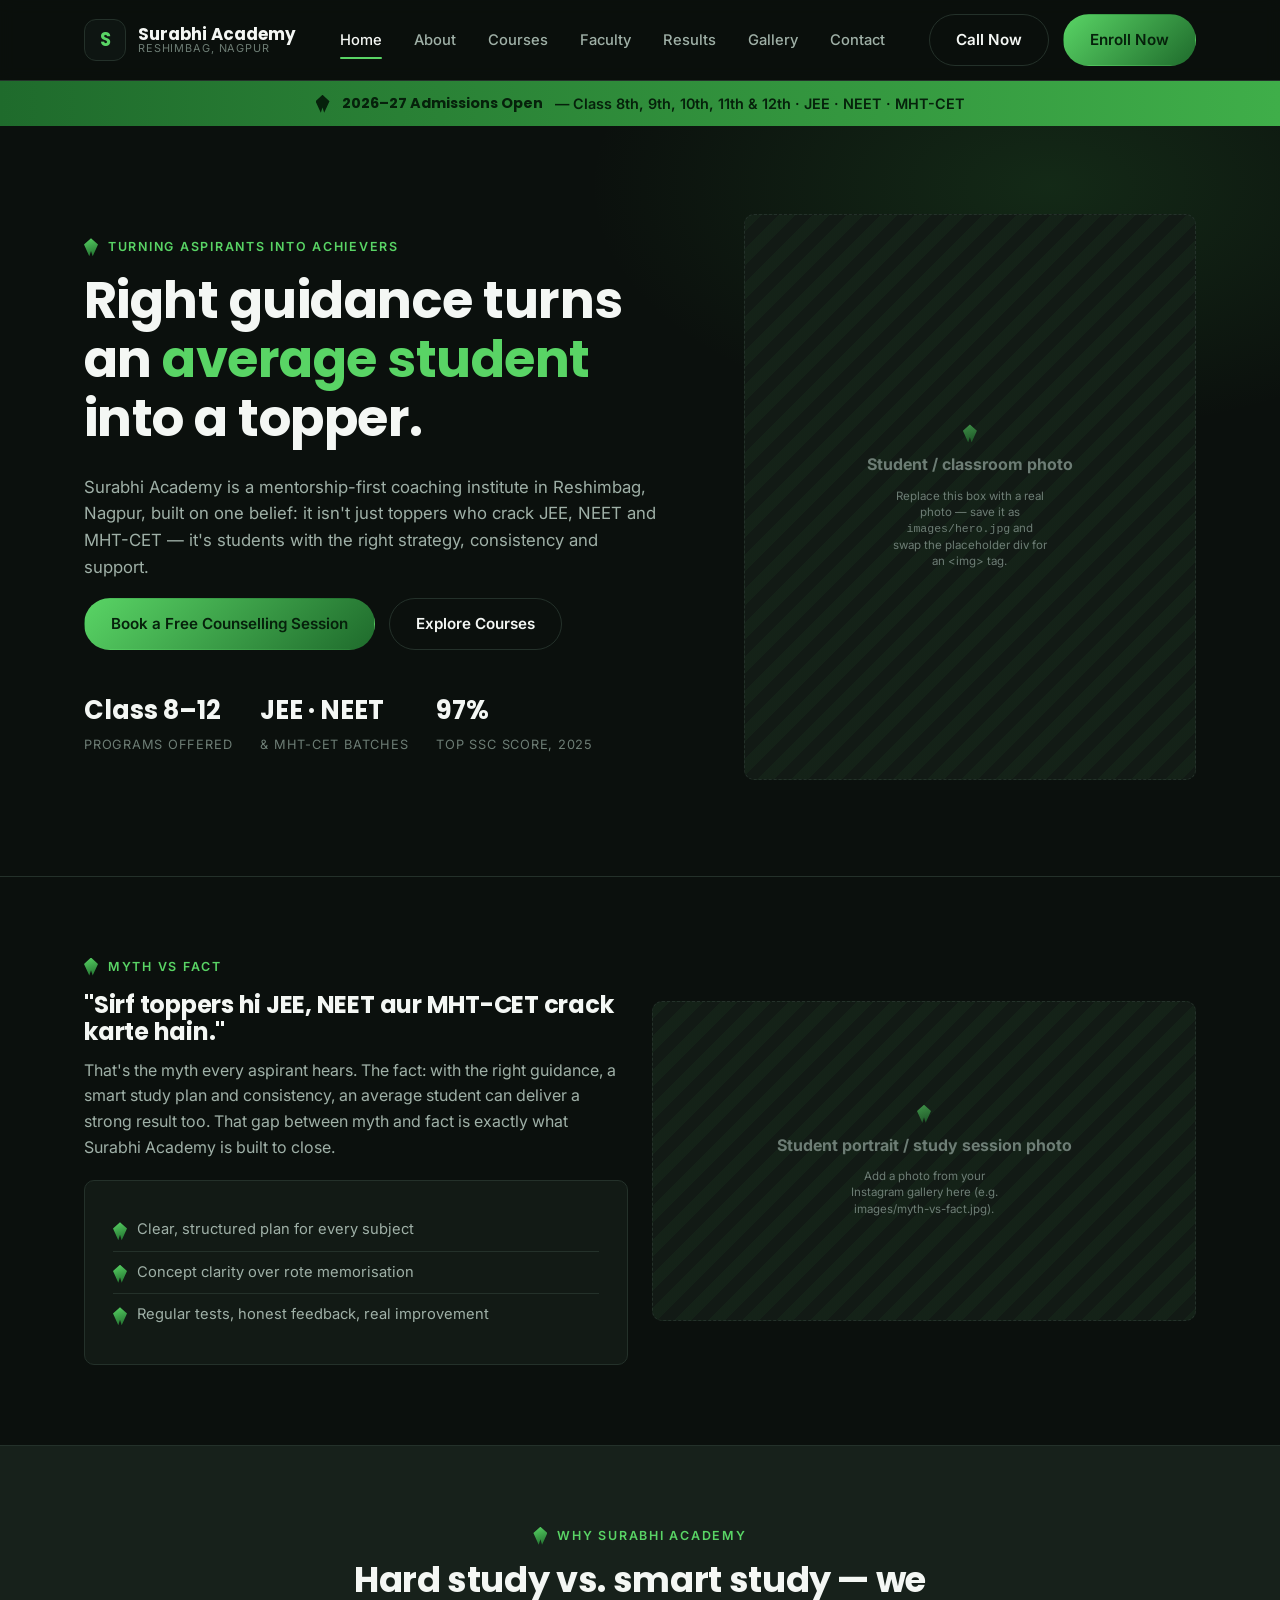
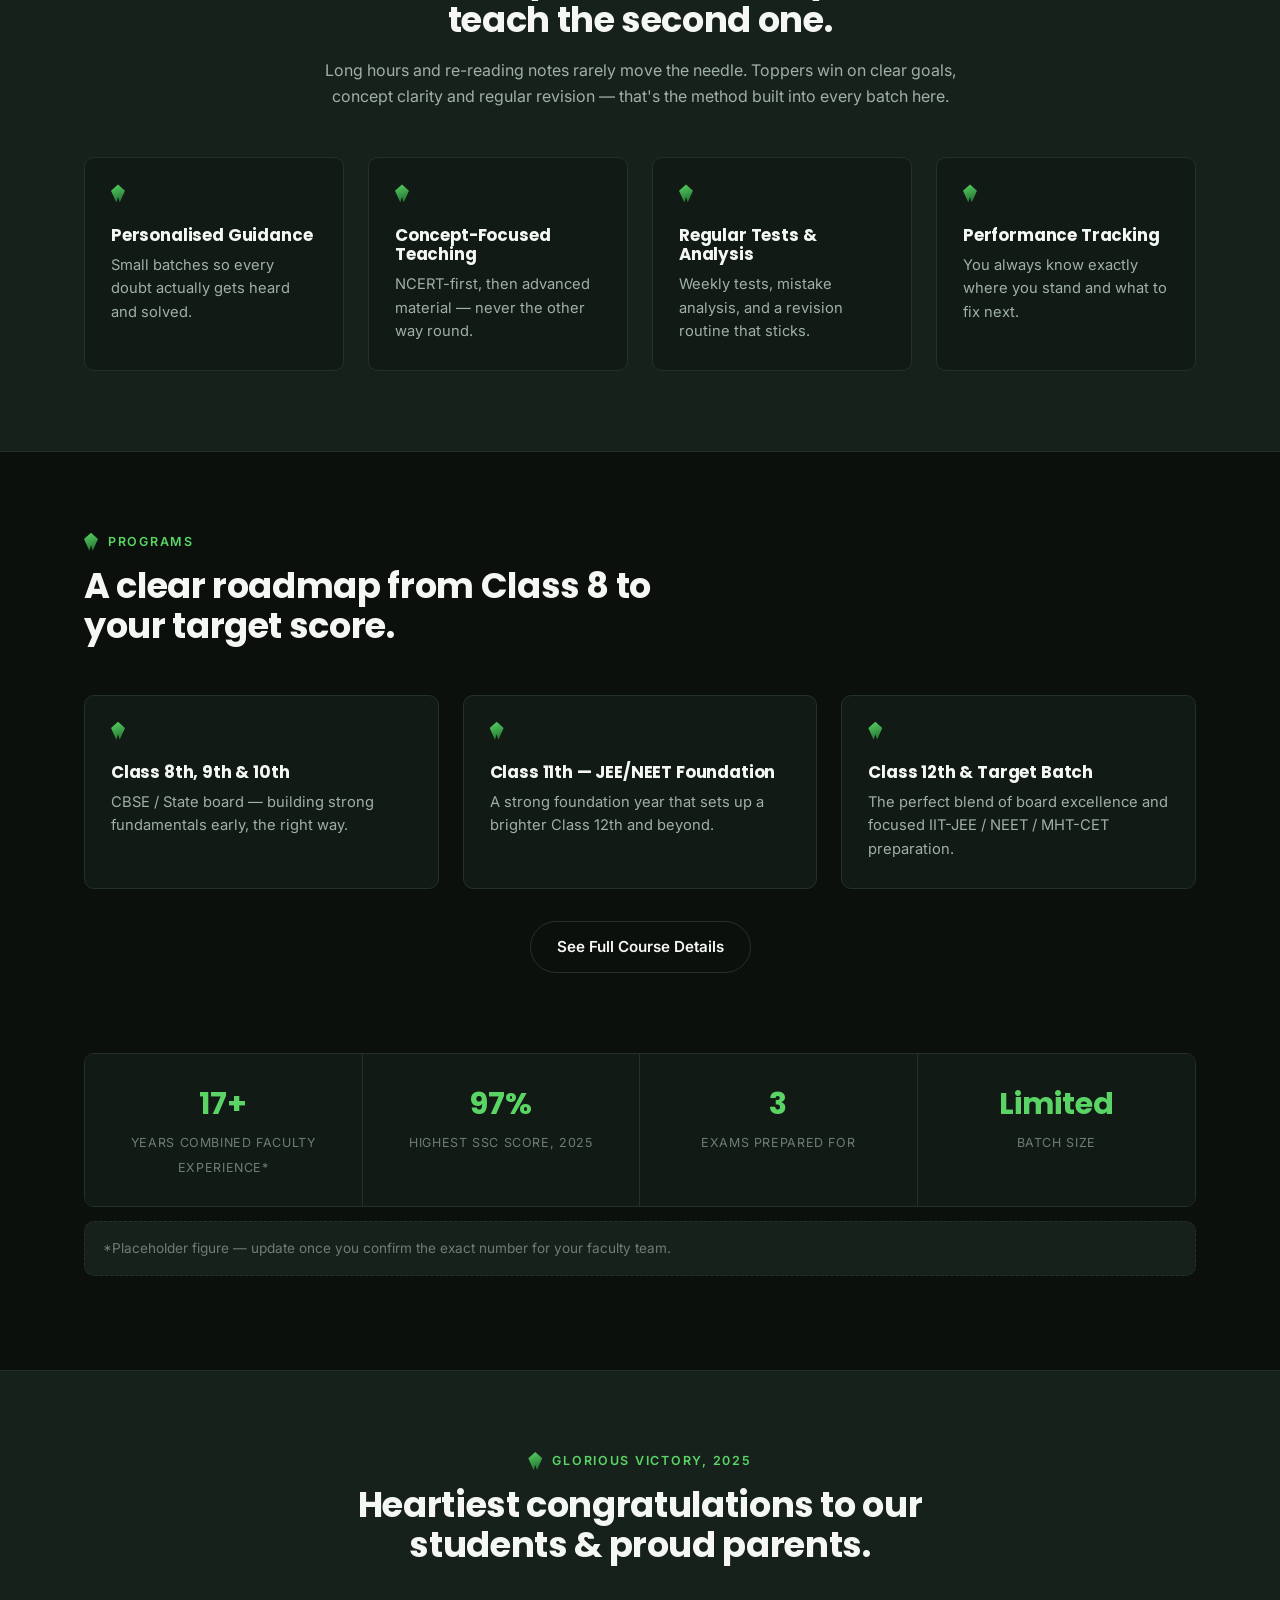
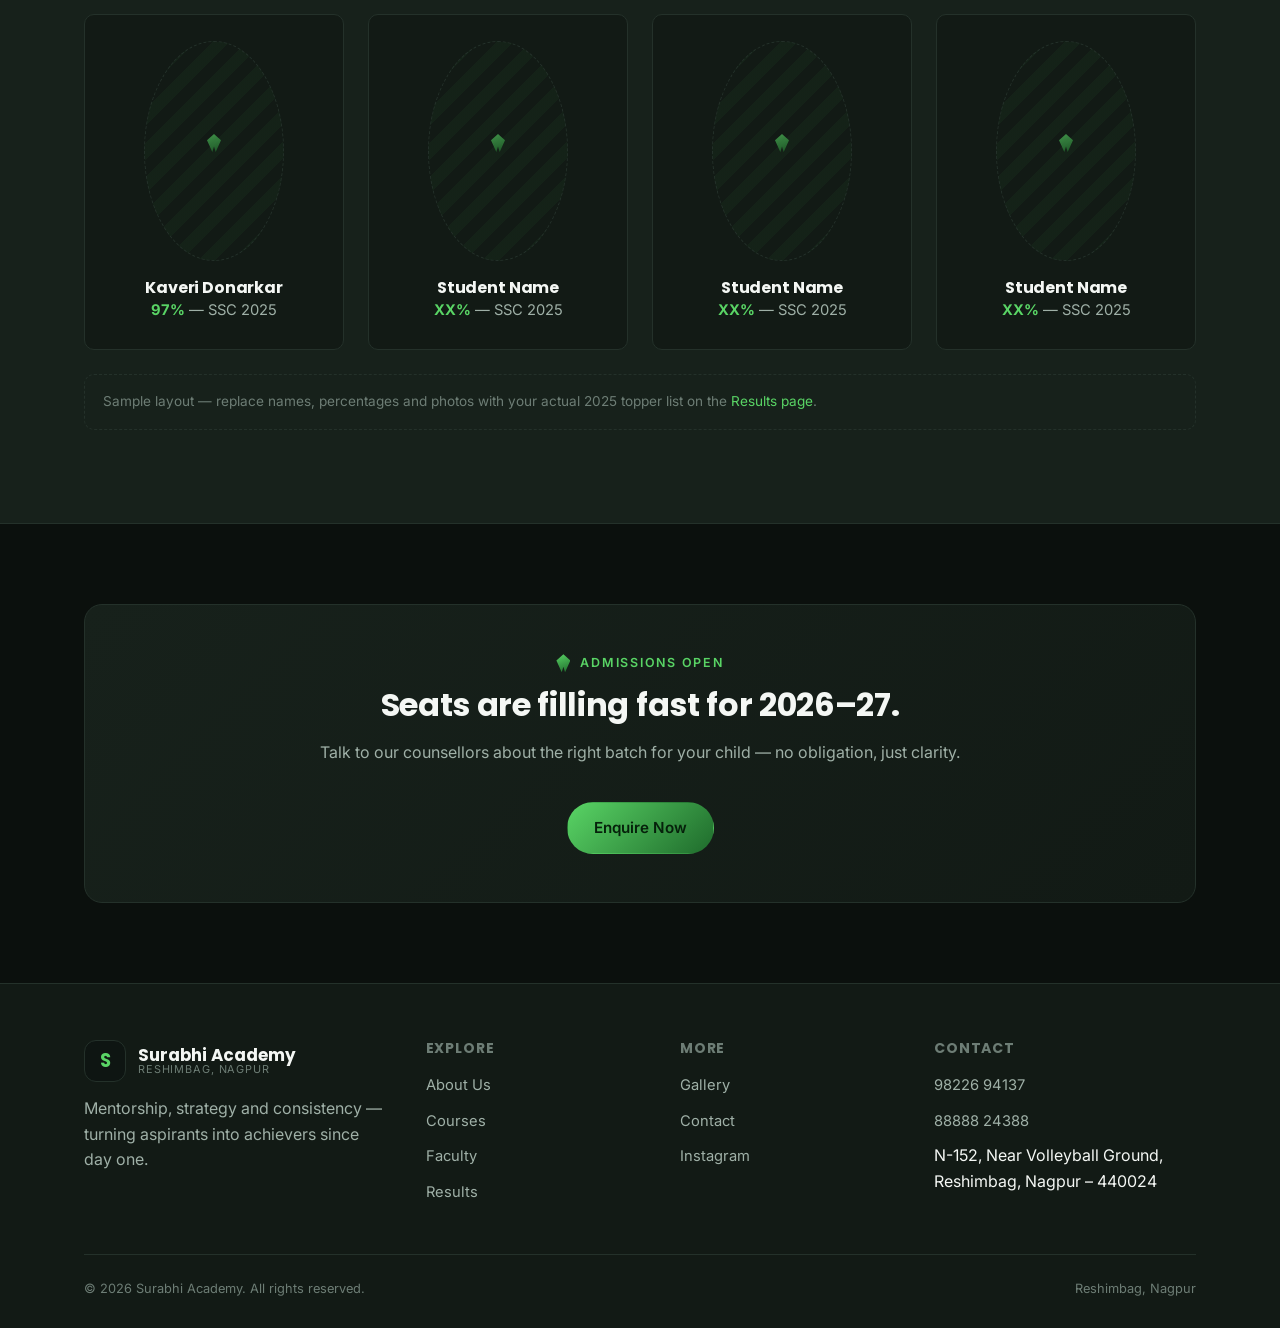
<file: index.html>
<!DOCTYPE html>
<html lang="en">
<head>
<meta charset="UTF-8">
<meta name="viewport" content="width=device-width, initial-scale=1.0">
<title>Surabhi Academy — JEE, NEET & MHT-CET Coaching, Reshimbag, Nagpur</title>
<meta name="description" content="Surabhi Academy, Reshimbag Nagpur — mentorship-led coaching for Class 8th–12th, JEE, NEET and MHT-CET. Admissions open for 2026-27.">
<link rel="preconnect" href="https://fonts.googleapis.com">
<link href="https://fonts.googleapis.com/css2?family=Poppins:wght@500;600;700&family=Inter:wght@400;500;600&display=swap" rel="stylesheet">
<link rel="stylesheet" href="css/style.css">
</head>
<body>

<header class="site-header">
  <nav class="nav">
    <a href="index.html" class="brand">
      <span class="brand-mark" aria-hidden="true"><span style="font-family:'Poppins';font-weight:700;color:var(--green-bright);font-size:1.15rem;">S</span></span>
      <span class="brand-text">Surabhi Academy<span>Reshimbag, Nagpur</span></span>
    </a>
    <button class="nav-toggle" aria-label="Toggle menu" aria-expanded="false"><span></span><span></span><span></span></button>
    <ul class="nav-links">
      <li><a href="index.html" class="active">Home</a></li>
      <li><a href="about.html">About</a></li>
      <li><a href="courses.html">Courses</a></li>
      <li><a href="faculty.html">Faculty</a></li>
      <li><a href="results.html">Results</a></li>
      <li><a href="gallery.html">Gallery</a></li>
      <li><a href="contact.html">Contact</a></li>
    </ul>
    <div class="nav-cta">
      <a href="tel:+919822694137" class="btn btn-outline">Call Now</a>
      <a href="contact.html" class="btn btn-primary">Enroll Now</a>
    </div>
  </nav>
</header>

<div class="ribbon">
  <div class="container"><span class="nib" style="background:#06210b;clip-path:polygon(50% 0%, 100% 35%, 62% 100%, 50% 70%, 38% 100%, 0% 35%);"></span> <b>2026–27 Admissions Open</b> — Class 8th, 9th, 10th, 11th &amp; 12th · JEE · NEET · MHT-CET</div>
</div>

<!-- HERO -->
<section class="hero">
  <div class="container hero-grid">
    <div>
      <div class="eyebrow"><span class="nib"></span> Turning Aspirants Into Achievers</div>
      <h1>Right guidance turns an <em>average student</em> into a topper.</h1>
      <p class="lede">Surabhi Academy is a mentorship-first coaching institute in Reshimbag, Nagpur, built on one belief: it isn't just toppers who crack JEE, NEET and MHT-CET — it's students with the right strategy, consistency and support.</p>
      <div class="hero-actions">
        <a href="contact.html" class="btn btn-primary">Book a Free Counselling Session</a>
        <a href="courses.html" class="btn btn-outline">Explore Courses</a>
      </div>
      <div class="hero-stats">
        <div class="hero-stat"><b>Class 8–12</b><span>Programs Offered</span></div>
        <div class="hero-stat"><b>JEE · NEET</b><span>&amp; MHT-CET Batches</span></div>
        <div class="hero-stat"><b>97%</b><span>Top SSC Score, 2025</span></div>
      </div>
    </div>
    <div class="hero-visual img-placeholder">
      <span class="nib"></span>
      <strong>Student / classroom photo</strong>
      <small>Replace this box with a real photo — save it as <code>images/hero.jpg</code> and swap the placeholder div for an &lt;img&gt; tag.</small>
    </div>
  </div>
</section>

<!-- MYTH VS FACT -->
<section>
  <div class="container">
    <div class="grid grid-2" style="align-items:center;">
      <div>
        <div class="eyebrow"><span class="nib"></span> Myth vs Fact</div>
        <h2>"Sirf toppers hi JEE, NEET aur MHT-CET crack karte hain."</h2>
        <p>That's the myth every aspirant hears. The fact: with the right guidance, a smart study plan and consistency, an average student can deliver a strong result too. That gap between myth and fact is exactly what Surabhi Academy is built to close.</p>
        <div class="card-list panel" style="margin-top:20px;">
          <li><span class="nib"></span> Clear, structured plan for every subject</li>
          <li><span class="nib"></span> Concept clarity over rote memorisation</li>
          <li><span class="nib"></span> Regular tests, honest feedback, real improvement</li>
        </div>
      </div>
      <div class="img-placeholder" style="min-height:320px;">
        <span class="nib"></span>
        <strong>Student portrait / study session photo</strong>
        <small>Add a photo from your Instagram gallery here (e.g. images/myth-vs-fact.jpg).</small>
      </div>
    </div>
  </div>
</section>

<!-- WHY SURABHI ACADEMY -->
<section style="background:var(--bg-panel-2); border-top:1px solid var(--line); border-bottom:1px solid var(--line);">
  <div class="container">
    <div class="section-head center">
      <div class="eyebrow" style="justify-content:center;"><span class="nib"></span> Why Surabhi Academy</div>
      <h2>Hard study vs. smart study — we teach the second one.</h2>
      <p>Long hours and re-reading notes rarely move the needle. Toppers win on clear goals, concept clarity and regular revision — that's the method built into every batch here.</p>
    </div>
    <div class="grid grid-4">
      <div class="card"><span class="nib"></span><h3>Personalised Guidance</h3><p>Small batches so every doubt actually gets heard and solved.</p></div>
      <div class="card"><span class="nib"></span><h3>Concept-Focused Teaching</h3><p>NCERT-first, then advanced material — never the other way round.</p></div>
      <div class="card"><span class="nib"></span><h3>Regular Tests &amp; Analysis</h3><p>Weekly tests, mistake analysis, and a revision routine that sticks.</p></div>
      <div class="card"><span class="nib"></span><h3>Performance Tracking</h3><p>You always know exactly where you stand and what to fix next.</p></div>
    </div>
  </div>
</section>

<!-- COURSES SNAPSHOT -->
<section>
  <div class="container">
    <div class="section-head">
      <div class="eyebrow"><span class="nib"></span> Programs</div>
      <h2>A clear roadmap from Class 8 to your target score.</h2>
    </div>
    <div class="grid grid-3">
      <div class="card">
        <span class="nib"></span>
        <h3>Class 8th, 9th &amp; 10th</h3>
        <p>CBSE / State board — building strong fundamentals early, the right way.</p>
      </div>
      <div class="card">
        <span class="nib"></span>
        <h3>Class 11th — JEE/NEET Foundation</h3>
        <p>A strong foundation year that sets up a brighter Class 12th and beyond.</p>
      </div>
      <div class="card">
        <span class="nib"></span>
        <h3>Class 12th &amp; Target Batch</h3>
        <p>The perfect blend of board excellence and focused IIT-JEE / NEET / MHT-CET preparation.</p>
      </div>
    </div>
    <div class="text-center" style="margin-top:32px;">
      <a href="courses.html" class="btn btn-outline">See Full Course Details</a>
    </div>
  </div>
</section>

<!-- STATS -->
<section style="padding-top:0;">
  <div class="container">
    <div class="stats-strip">
      <div><b>17+</b><span>Years Combined Faculty Experience*</span></div>
      <div><b>97%</b><span>Highest SSC Score, 2025</span></div>
      <div><b>3</b><span>Exams Prepared For</span></div>
      <div><b>Limited</b><span>Batch Size</span></div>
    </div>
    <p class="note" style="margin-top:14px;">*Placeholder figure — update once you confirm the exact number for your faculty team.</p>
  </div>
</section>

<!-- RESULTS TEASER -->
<section style="background:var(--bg-panel-2); border-top:1px solid var(--line); border-bottom:1px solid var(--line);">
  <div class="container">
    <div class="section-head center">
      <div class="eyebrow" style="justify-content:center;"><span class="nib"></span> Glorious Victory, 2025</div>
      <h2>Heartiest congratulations to our students &amp; proud parents.</h2>
    </div>
    <div class="grid grid-4">
      <div class="card person-card"><div class="img-placeholder round"><span class="nib"></span></div><h3>Kaveri Donarkar</h3><p><b style="color:var(--green-bright);">97%</b> — SSC 2025</p></div>
      <div class="card person-card"><div class="img-placeholder round"><span class="nib"></span></div><h3>Student Name</h3><p><b style="color:var(--green-bright);">XX%</b> — SSC 2025</p></div>
      <div class="card person-card"><div class="img-placeholder round"><span class="nib"></span></div><h3>Student Name</h3><p><b style="color:var(--green-bright);">XX%</b> — SSC 2025</p></div>
      <div class="card person-card"><div class="img-placeholder round"><span class="nib"></span></div><h3>Student Name</h3><p><b style="color:var(--green-bright);">XX%</b> — SSC 2025</p></div>
    </div>
    <p class="note" style="margin-top:24px;">Sample layout — replace names, percentages and photos with your actual 2025 topper list on the <a href="results.html" style="color:var(--green-bright);">Results page</a>.</p>
  </div>
</section>

<!-- CTA -->
<section>
  <div class="container">
    <div class="cta-band">
      <div class="eyebrow" style="justify-content:center;"><span class="nib"></span> Admissions Open</div>
      <h2>Seats are filling fast for 2026–27.</h2>
      <p>Talk to our counsellors about the right batch for your child — no obligation, just clarity.</p>
      <a href="contact.html" class="btn btn-primary">Enquire Now</a>
    </div>
  </div>
</section>

<footer class="site-footer">
  <div class="container">
    <div class="footer-grid">
      <div>
        <div class="brand" style="margin-bottom:14px;">
          <span class="brand-mark" aria-hidden="true"><span style="font-family:'Poppins';font-weight:700;color:var(--green-bright);font-size:1.15rem;">S</span></span>
          <span class="brand-text">Surabhi Academy<span>Reshimbag, Nagpur</span></span>
        </div>
        <p style="max-width:36ch;">Mentorship, strategy and consistency — turning aspirants into achievers since day one.</p>
      </div>
      <div>
        <h4>Explore</h4>
        <ul>
          <li><a href="about.html">About Us</a></li>
          <li><a href="courses.html">Courses</a></li>
          <li><a href="faculty.html">Faculty</a></li>
          <li><a href="results.html">Results</a></li>
        </ul>
      </div>
      <div>
        <h4>More</h4>
        <ul>
          <li><a href="gallery.html">Gallery</a></li>
          <li><a href="contact.html">Contact</a></li>
          <li><a href="https://instagram.com/surabhi.academy_nagpur" target="_blank" rel="noopener">Instagram</a></li>
        </ul>
      </div>
      <div>
        <h4>Contact</h4>
        <ul>
          <li><a href="tel:+919822694137">98226 94137</a></li>
          <li><a href="tel:+918888824388">88888 24388</a></li>
          <li>N-152, Near Volleyball Ground,<br>Reshimbag, Nagpur – 440024</li>
        </ul>
      </div>
    </div>
    <div class="footer-bottom">
      <span>© <span class="js-year"></span> Surabhi Academy. All rights reserved.</span>
      <span>Reshimbag, Nagpur</span>
    </div>
  </div>
</footer>

<script src="js/script.js"></script>
</body>
</html>
</file>
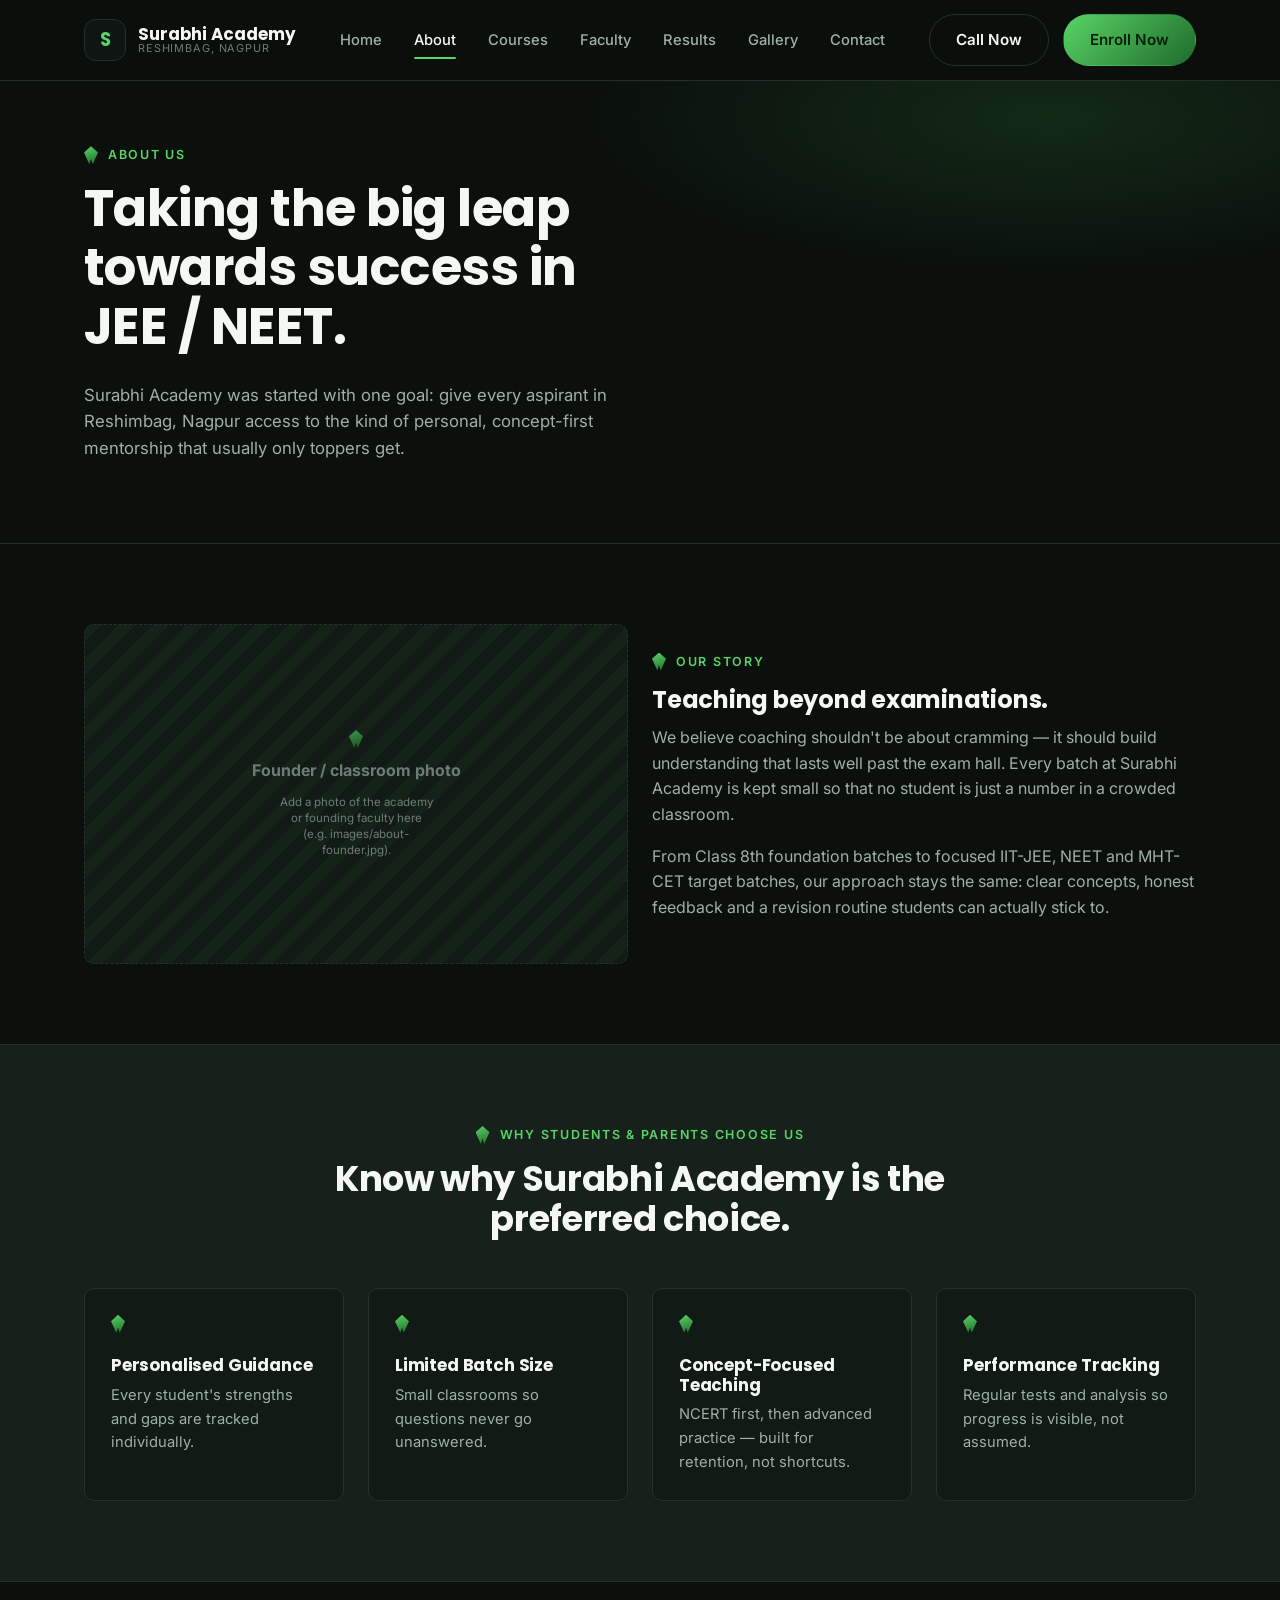
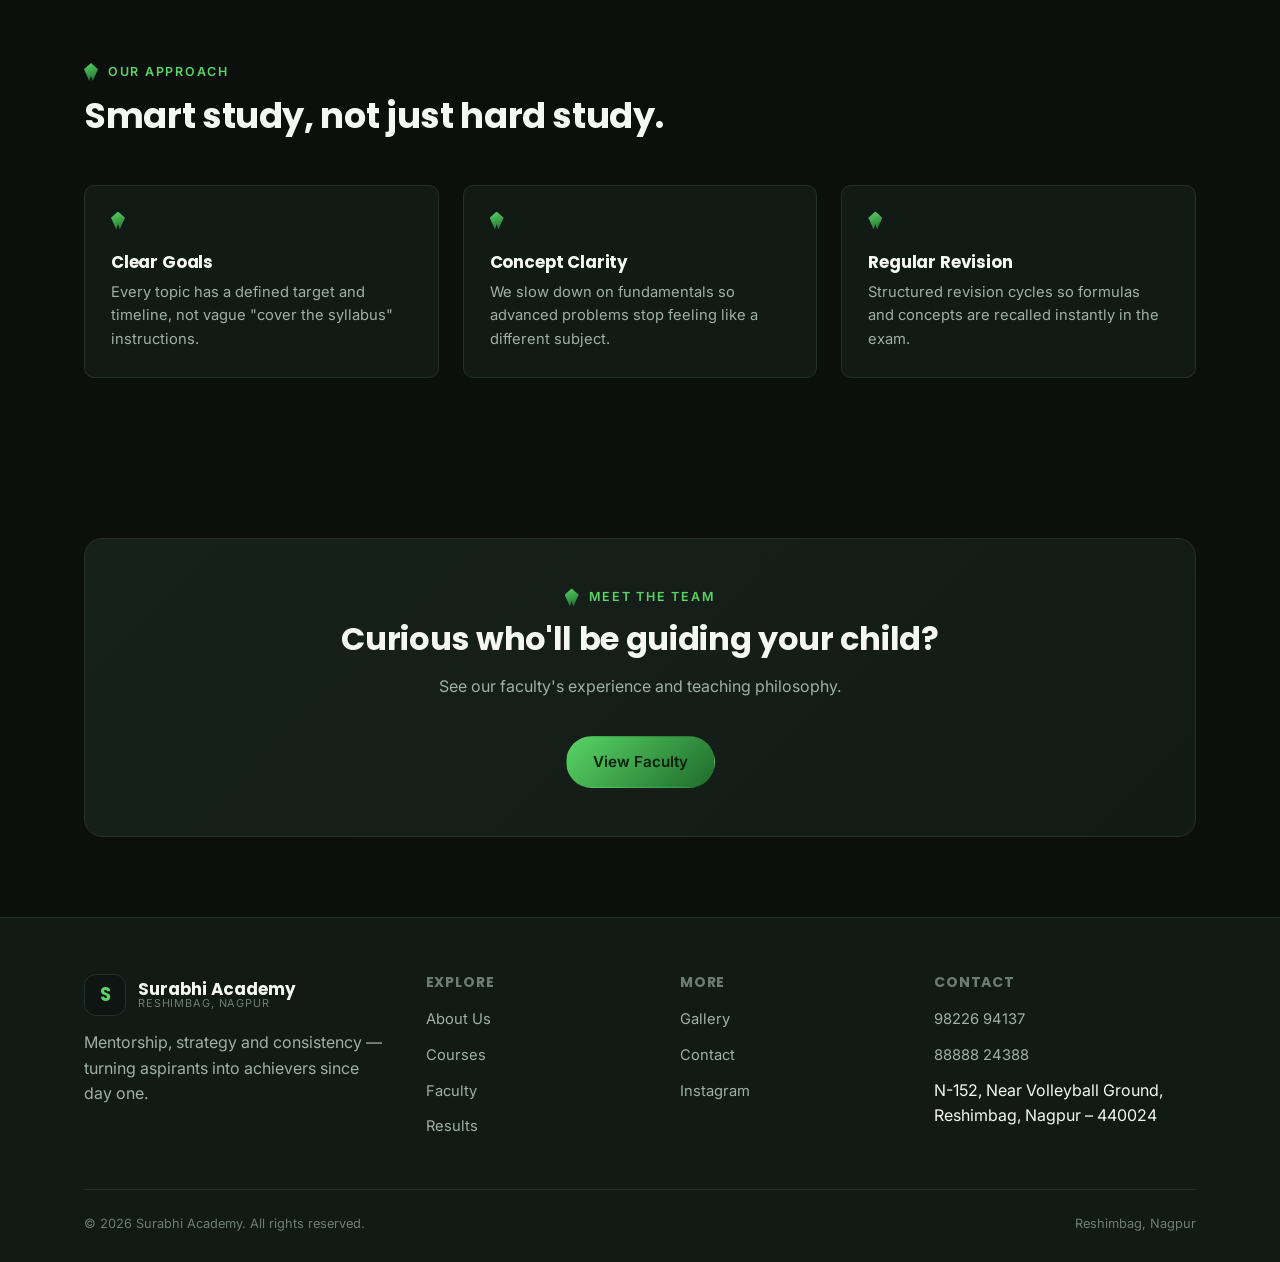
<file: about.html>
<!DOCTYPE html>
<html lang="en">
<head>
<meta charset="UTF-8">
<meta name="viewport" content="width=device-width, initial-scale=1.0">
<title>About Us — Surabhi Academy, Reshimbag Nagpur</title>
<meta name="description" content="Know why Surabhi Academy is the preferred choice for JEE, NEET and MHT-CET aspirants in Nagpur.">
<link rel="preconnect" href="https://fonts.googleapis.com">
<link href="https://fonts.googleapis.com/css2?family=Poppins:wght@500;600;700&family=Inter:wght@400;500;600&display=swap" rel="stylesheet">
<link rel="stylesheet" href="css/style.css">
</head>
<body>

<header class="site-header">
  <nav class="nav">
    <a href="index.html" class="brand">
      <span class="brand-mark" aria-hidden="true"><span style="font-family:'Poppins';font-weight:700;color:var(--green-bright);font-size:1.15rem;">S</span></span>
      <span class="brand-text">Surabhi Academy<span>Reshimbag, Nagpur</span></span>
    </a>
    <button class="nav-toggle" aria-label="Toggle menu" aria-expanded="false"><span></span><span></span><span></span></button>
    <ul class="nav-links">
      <li><a href="index.html">Home</a></li>
      <li><a href="about.html" class="active">About</a></li>
      <li><a href="courses.html">Courses</a></li>
      <li><a href="faculty.html">Faculty</a></li>
      <li><a href="results.html">Results</a></li>
      <li><a href="gallery.html">Gallery</a></li>
      <li><a href="contact.html">Contact</a></li>
    </ul>
    <div class="nav-cta">
      <a href="tel:+919822694137" class="btn btn-outline">Call Now</a>
      <a href="contact.html" class="btn btn-primary">Enroll Now</a>
    </div>
  </nav>
</header>

<section class="hero" style="padding:64px 0;">
  <div class="container">
    <div class="eyebrow"><span class="nib"></span> About Us</div>
    <h1 style="max-width:16ch;">Taking the big leap towards success in JEE / NEET.</h1>
    <p class="lede">Surabhi Academy was started with one goal: give every aspirant in Reshimbag, Nagpur access to the kind of personal, concept-first mentorship that usually only toppers get.</p>
  </div>
</section>

<section>
  <div class="container">
    <div class="grid grid-2" style="align-items:center;">
      <div class="img-placeholder" style="min-height:340px;">
        <span class="nib"></span>
        <strong>Founder / classroom photo</strong>
        <small>Add a photo of the academy or founding faculty here (e.g. images/about-founder.jpg).</small>
      </div>
      <div>
        <div class="eyebrow"><span class="nib"></span> Our Story</div>
        <h2>Teaching beyond examinations.</h2>
        <p>We believe coaching shouldn't be about cramming — it should build understanding that lasts well past the exam hall. Every batch at Surabhi Academy is kept small so that no student is just a number in a crowded classroom.</p>
        <p>From Class 8th foundation batches to focused IIT-JEE, NEET and MHT-CET target batches, our approach stays the same: clear concepts, honest feedback and a revision routine students can actually stick to.</p>
      </div>
    </div>
  </div>
</section>

<section style="background:var(--bg-panel-2); border-top:1px solid var(--line); border-bottom:1px solid var(--line);">
  <div class="container">
    <div class="section-head center">
      <div class="eyebrow" style="justify-content:center;"><span class="nib"></span> Why Students &amp; Parents Choose Us</div>
      <h2>Know why Surabhi Academy is the preferred choice.</h2>
    </div>
    <div class="grid grid-4">
      <div class="card"><span class="nib"></span><h3>Personalised Guidance</h3><p>Every student's strengths and gaps are tracked individually.</p></div>
      <div class="card"><span class="nib"></span><h3>Limited Batch Size</h3><p>Small classrooms so questions never go unanswered.</p></div>
      <div class="card"><span class="nib"></span><h3>Concept-Focused Teaching</h3><p>NCERT first, then advanced practice — built for retention, not shortcuts.</p></div>
      <div class="card"><span class="nib"></span><h3>Performance Tracking</h3><p>Regular tests and analysis so progress is visible, not assumed.</p></div>
    </div>
  </div>
</section>

<section>
  <div class="container">
    <div class="section-head">
      <div class="eyebrow"><span class="nib"></span> Our Approach</div>
      <h2>Smart study, not just hard study.</h2>
    </div>
    <div class="grid grid-3">
      <div class="card"><span class="nib"></span><h3>Clear Goals</h3><p>Every topic has a defined target and timeline, not vague "cover the syllabus" instructions.</p></div>
      <div class="card"><span class="nib"></span><h3>Concept Clarity</h3><p>We slow down on fundamentals so advanced problems stop feeling like a different subject.</p></div>
      <div class="card"><span class="nib"></span><h3>Regular Revision</h3><p>Structured revision cycles so formulas and concepts are recalled instantly in the exam.</p></div>
    </div>
  </div>
</section>

<section>
  <div class="container">
    <div class="cta-band">
      <div class="eyebrow" style="justify-content:center;"><span class="nib"></span> Meet the Team</div>
      <h2>Curious who'll be guiding your child?</h2>
      <p>See our faculty's experience and teaching philosophy.</p>
      <a href="faculty.html" class="btn btn-primary">View Faculty</a>
    </div>
  </div>
</section>

<footer class="site-footer">
  <div class="container">
    <div class="footer-grid">
      <div>
        <div class="brand" style="margin-bottom:14px;">
          <span class="brand-mark" aria-hidden="true"><span style="font-family:'Poppins';font-weight:700;color:var(--green-bright);font-size:1.15rem;">S</span></span>
          <span class="brand-text">Surabhi Academy<span>Reshimbag, Nagpur</span></span>
        </div>
        <p style="max-width:36ch;">Mentorship, strategy and consistency — turning aspirants into achievers since day one.</p>
      </div>
      <div>
        <h4>Explore</h4>
        <ul>
          <li><a href="about.html">About Us</a></li>
          <li><a href="courses.html">Courses</a></li>
          <li><a href="faculty.html">Faculty</a></li>
          <li><a href="results.html">Results</a></li>
        </ul>
      </div>
      <div>
        <h4>More</h4>
        <ul>
          <li><a href="gallery.html">Gallery</a></li>
          <li><a href="contact.html">Contact</a></li>
          <li><a href="https://instagram.com/surabhi.academy_nagpur" target="_blank" rel="noopener">Instagram</a></li>
        </ul>
      </div>
      <div>
        <h4>Contact</h4>
        <ul>
          <li><a href="tel:+919822694137">98226 94137</a></li>
          <li><a href="tel:+918888824388">88888 24388</a></li>
          <li>N-152, Near Volleyball Ground,<br>Reshimbag, Nagpur – 440024</li>
        </ul>
      </div>
    </div>
    <div class="footer-bottom">
      <span>© <span class="js-year"></span> Surabhi Academy. All rights reserved.</span>
      <span>Reshimbag, Nagpur</span>
    </div>
  </div>
</footer>

<script src="js/script.js"></script>
</body>
</html>
</file>
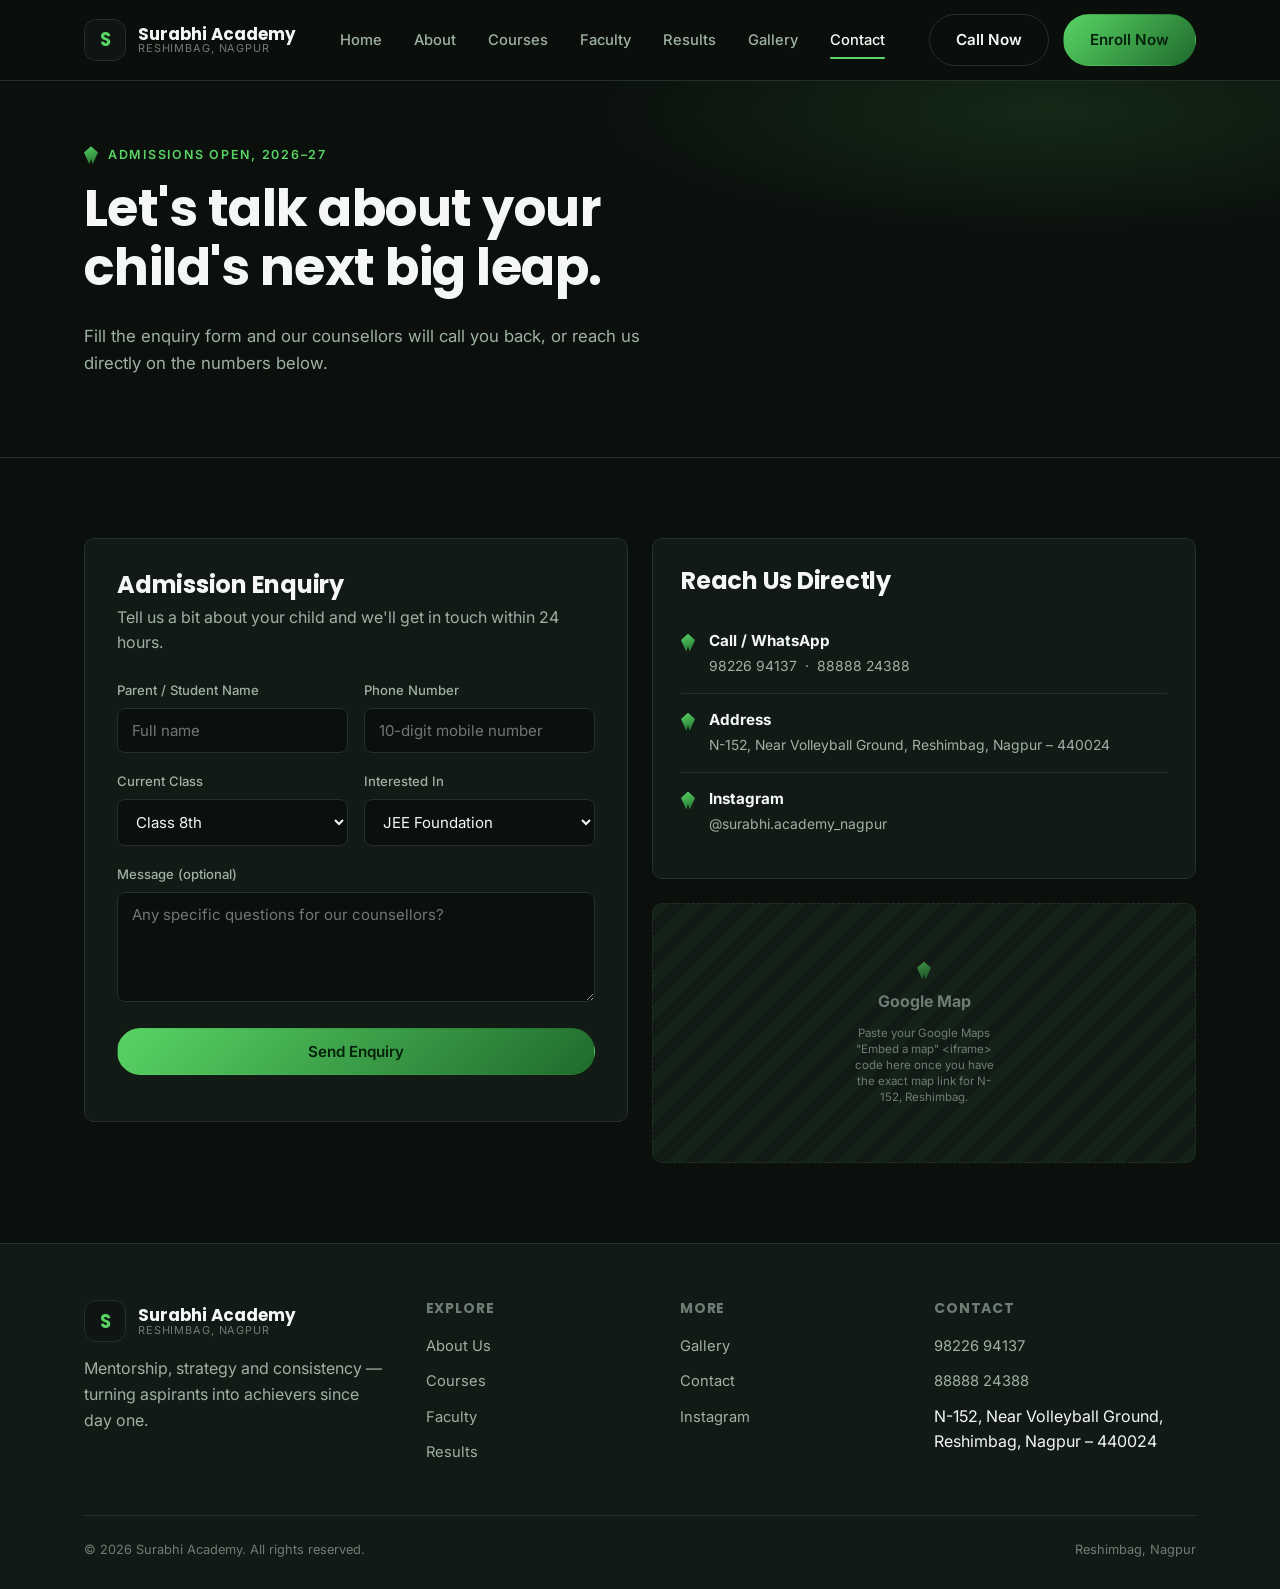
<file: contact.html>
<!DOCTYPE html>
<html lang="en">
<head>
<meta charset="UTF-8">
<meta name="viewport" content="width=device-width, initial-scale=1.0">
<title>Contact &amp; Admission Enquiry — Surabhi Academy, Reshimbag Nagpur</title>
<meta name="description" content="Contact Surabhi Academy for admission enquiries — 98226 94137 / 88888 24388. N-152, Near Volleyball Ground, Reshimbag, Nagpur.">
<link rel="preconnect" href="https://fonts.googleapis.com">
<link href="https://fonts.googleapis.com/css2?family=Poppins:wght@500;600;700&family=Inter:wght@400;500;600&display=swap" rel="stylesheet">
<link rel="stylesheet" href="css/style.css">
</head>
<body>

<header class="site-header">
  <nav class="nav">
    <a href="index.html" class="brand">
      <span class="brand-mark" aria-hidden="true"><span style="font-family:'Poppins';font-weight:700;color:var(--green-bright);font-size:1.15rem;">S</span></span>
      <span class="brand-text">Surabhi Academy<span>Reshimbag, Nagpur</span></span>
    </a>
    <button class="nav-toggle" aria-label="Toggle menu" aria-expanded="false"><span></span><span></span><span></span></button>
    <ul class="nav-links">
      <li><a href="index.html">Home</a></li>
      <li><a href="about.html">About</a></li>
      <li><a href="courses.html">Courses</a></li>
      <li><a href="faculty.html">Faculty</a></li>
      <li><a href="results.html">Results</a></li>
      <li><a href="gallery.html">Gallery</a></li>
      <li><a href="contact.html" class="active">Contact</a></li>
    </ul>
    <div class="nav-cta">
      <a href="tel:+919822694137" class="btn btn-outline">Call Now</a>
      <a href="contact.html" class="btn btn-primary">Enroll Now</a>
    </div>
  </nav>
</header>

<section class="hero" style="padding:64px 0;">
  <div class="container">
    <div class="eyebrow"><span class="nib"></span> Admissions Open, 2026–27</div>
    <h1 style="max-width:18ch;">Let's talk about your child's next big leap.</h1>
    <p class="lede">Fill the enquiry form and our counsellors will call you back, or reach us directly on the numbers below.</p>
  </div>
</section>

<section>
  <div class="container">
    <div class="grid grid-2" style="align-items:flex-start;">

      <!-- ============================================================
           ENQUIRY FORM
           This works WITHOUT any custom backend/server: it posts to
           FormSubmit (a free forwarding service) which emails every
           submission straight to your inbox.

           TO ACTIVATE:
             1. Replace YOUR_EMAIL_HERE below with your real email.
             2. Submit the form once for real — FormSubmit sends a
                confirmation link to that email; click it.
             3. Done. Every future enquiry lands in your inbox.
           ============================================================ -->
      <div class="form-panel">
        <h2 style="margin-bottom:6px;">Admission Enquiry</h2>
        <p style="margin-bottom:24px;">Tell us a bit about your child and we'll get in touch within 24 hours.</p>

        <form class="js-contact-form" action="https://formsubmit.co/YOUR_EMAIL_HERE" method="POST">
          <!-- FormSubmit settings: no captcha popup, subject line, redirect message -->
          <input type="hidden" name="_subject" value="New admission enquiry — Surabhi Academy website">
          <input type="hidden" name="_captcha" value="false">
          <input type="hidden" name="_template" value="table">

          <div class="form-row">
            <div class="field">
              <label for="name">Parent / Student Name</label>
              <input type="text" id="name" name="name" placeholder="Full name" required>
            </div>
            <div class="field">
              <label for="phone">Phone Number</label>
              <input type="tel" id="phone" name="phone" placeholder="10-digit mobile number" required>
            </div>
          </div>

          <div class="form-row">
            <div class="field">
              <label for="class">Current Class</label>
              <select id="class" name="class">
                <option>Class 8th</option>
                <option>Class 9th</option>
                <option>Class 10th</option>
                <option>Class 11th</option>
                <option>Class 12th</option>
              </select>
            </div>
            <div class="field">
              <label for="course">Interested In</label>
              <select id="course" name="course">
                <option>JEE Foundation</option>
                <option>IIT-JEE Target Batch</option>
                <option>NEET Target Batch</option>
                <option>MHT-CET Target Batch</option>
                <option>School Board Coaching</option>
              </select>
            </div>
          </div>

          <div class="field">
            <label for="message">Message (optional)</label>
            <textarea id="message" name="message" placeholder="Any specific questions for our counsellors?"></textarea>
          </div>

          <button type="submit" class="btn btn-primary btn-block">Send Enquiry</button>
          <p class="form-msg"></p>
        </form>

        <!-- ============================================================
             ALTERNATIVE: Google Form
             If you'd rather collect enquiries in a Google Form /
             Google Sheet instead of email, delete the <form> block
             above and uncomment the iframe below, replacing
             YOUR_GOOGLE_FORM_EMBED_URL with your form's real embed
             link (Google Form → Send → Embed <> → copy the src URL).
             ============================================================
        <iframe src="YOUR_GOOGLE_FORM_EMBED_URL" width="100%" height="700" frameborder="0" style="border-radius:8px;">Loading…</iframe>
        -->
      </div>

      <!-- CONTACT DETAILS -->
      <div>
        <div class="panel" style="margin-bottom:24px;">
          <h2 style="margin-bottom:20px;">Reach Us Directly</h2>
          <ul class="contact-info">
            <li><span class="nib"></span><div><b>Call / WhatsApp</b><span><a href="tel:+919822694137">98226 94137</a> &nbsp;·&nbsp; <a href="tel:+918888824388">88888 24388</a></span></div></li>
            <li><span class="nib"></span><div><b>Address</b><span>N-152, Near Volleyball Ground, Reshimbag, Nagpur – 440024</span></div></li>
            <li><span class="nib"></span><div><b>Instagram</b><span><a href="https://instagram.com/surabhi.academy_nagpur" target="_blank" rel="noopener">@surabhi.academy_nagpur</a></span></div></li>
          </ul>
        </div>

        <div class="img-placeholder" style="min-height:260px;">
          <span class="nib"></span>
          <strong>Google Map</strong>
          <small>Paste your Google Maps "Embed a map" &lt;iframe&gt; code here once you have the exact map link for N-152, Reshimbag.</small>
        </div>
      </div>

    </div>
  </div>
</section>

<footer class="site-footer">
  <div class="container">
    <div class="footer-grid">
      <div>
        <div class="brand" style="margin-bottom:14px;">
          <span class="brand-mark" aria-hidden="true"><span style="font-family:'Poppins';font-weight:700;color:var(--green-bright);font-size:1.15rem;">S</span></span>
          <span class="brand-text">Surabhi Academy<span>Reshimbag, Nagpur</span></span>
        </div>
        <p style="max-width:36ch;">Mentorship, strategy and consistency — turning aspirants into achievers since day one.</p>
      </div>
      <div>
        <h4>Explore</h4>
        <ul>
          <li><a href="about.html">About Us</a></li>
          <li><a href="courses.html">Courses</a></li>
          <li><a href="faculty.html">Faculty</a></li>
          <li><a href="results.html">Results</a></li>
        </ul>
      </div>
      <div>
        <h4>More</h4>
        <ul>
          <li><a href="gallery.html">Gallery</a></li>
          <li><a href="contact.html">Contact</a></li>
          <li><a href="https://instagram.com/surabhi.academy_nagpur" target="_blank" rel="noopener">Instagram</a></li>
        </ul>
      </div>
      <div>
        <h4>Contact</h4>
        <ul>
          <li><a href="tel:+919822694137">98226 94137</a></li>
          <li><a href="tel:+918888824388">88888 24388</a></li>
          <li>N-152, Near Volleyball Ground,<br>Reshimbag, Nagpur – 440024</li>
        </ul>
      </div>
    </div>
    <div class="footer-bottom">
      <span>© <span class="js-year"></span> Surabhi Academy. All rights reserved.</span>
      <span>Reshimbag, Nagpur</span>
    </div>
  </div>
</footer>

<script src="js/script.js"></script>
</body>
</html>
</file>
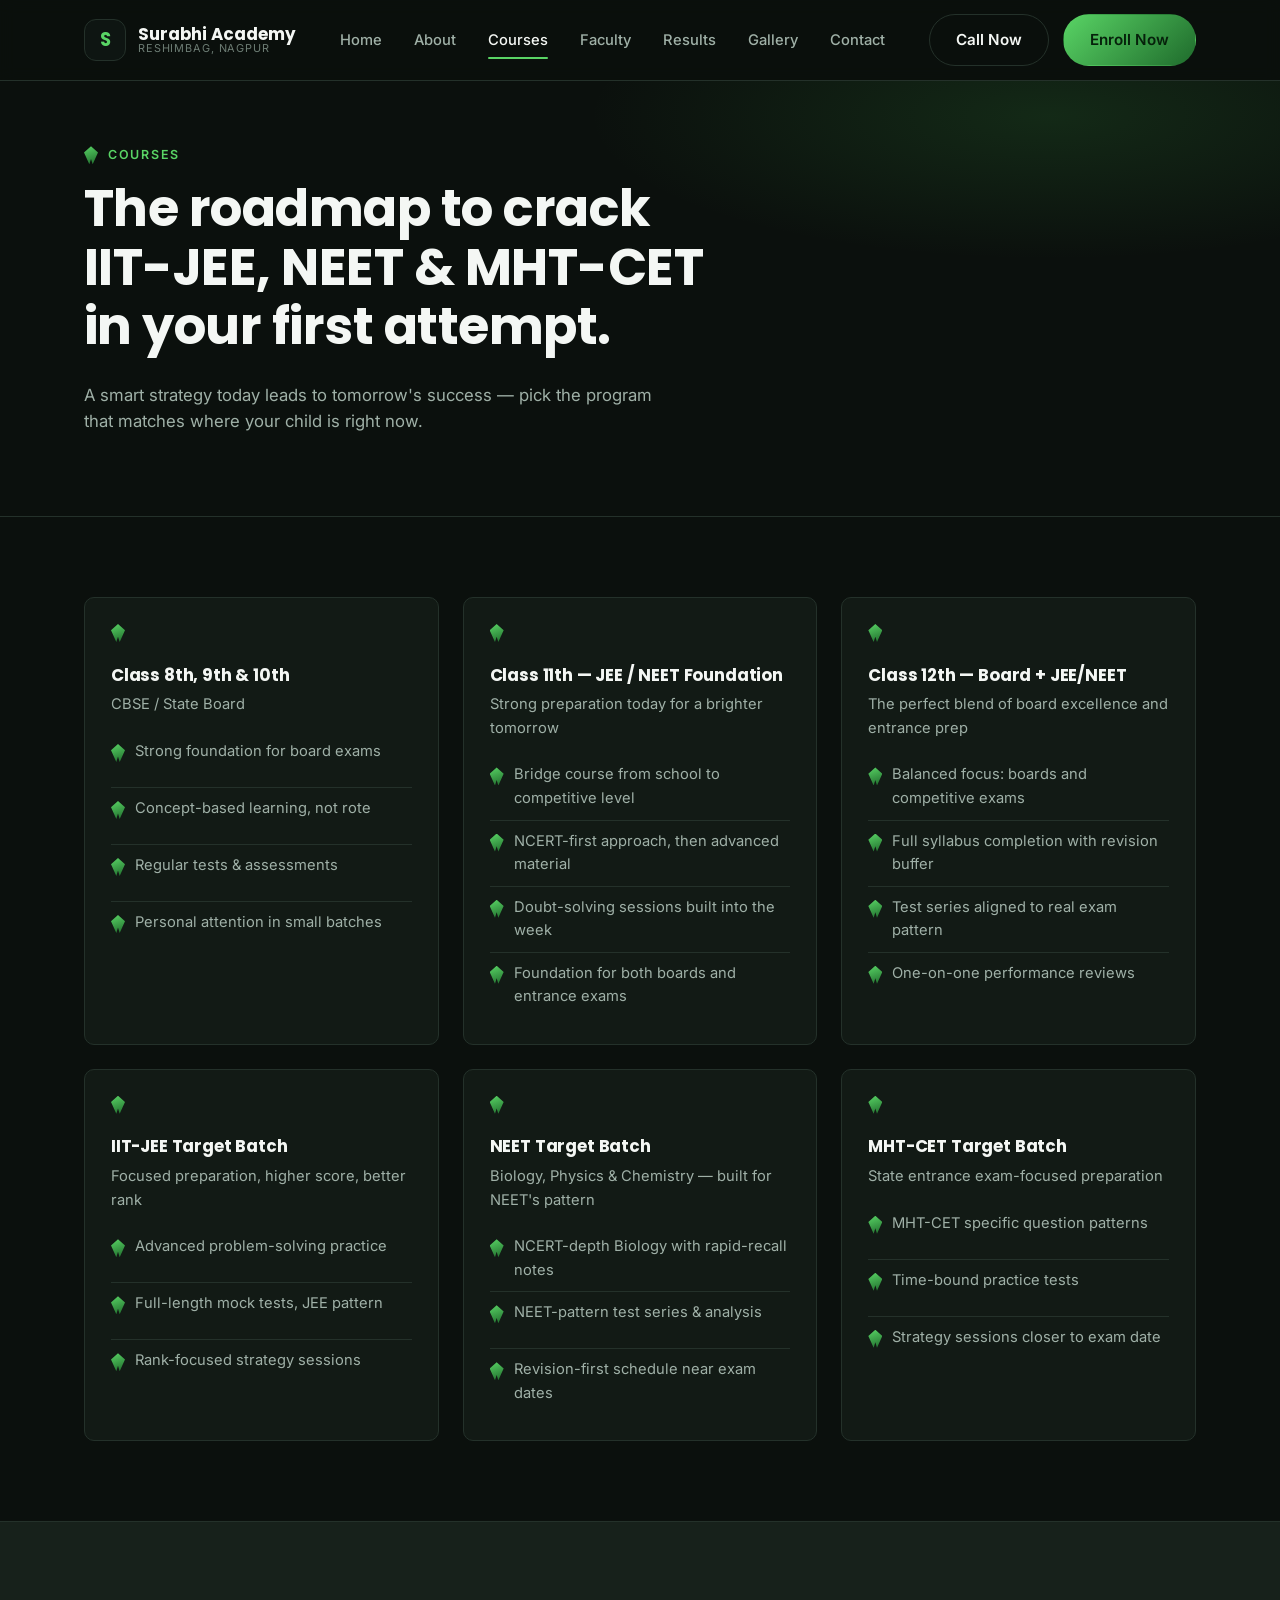
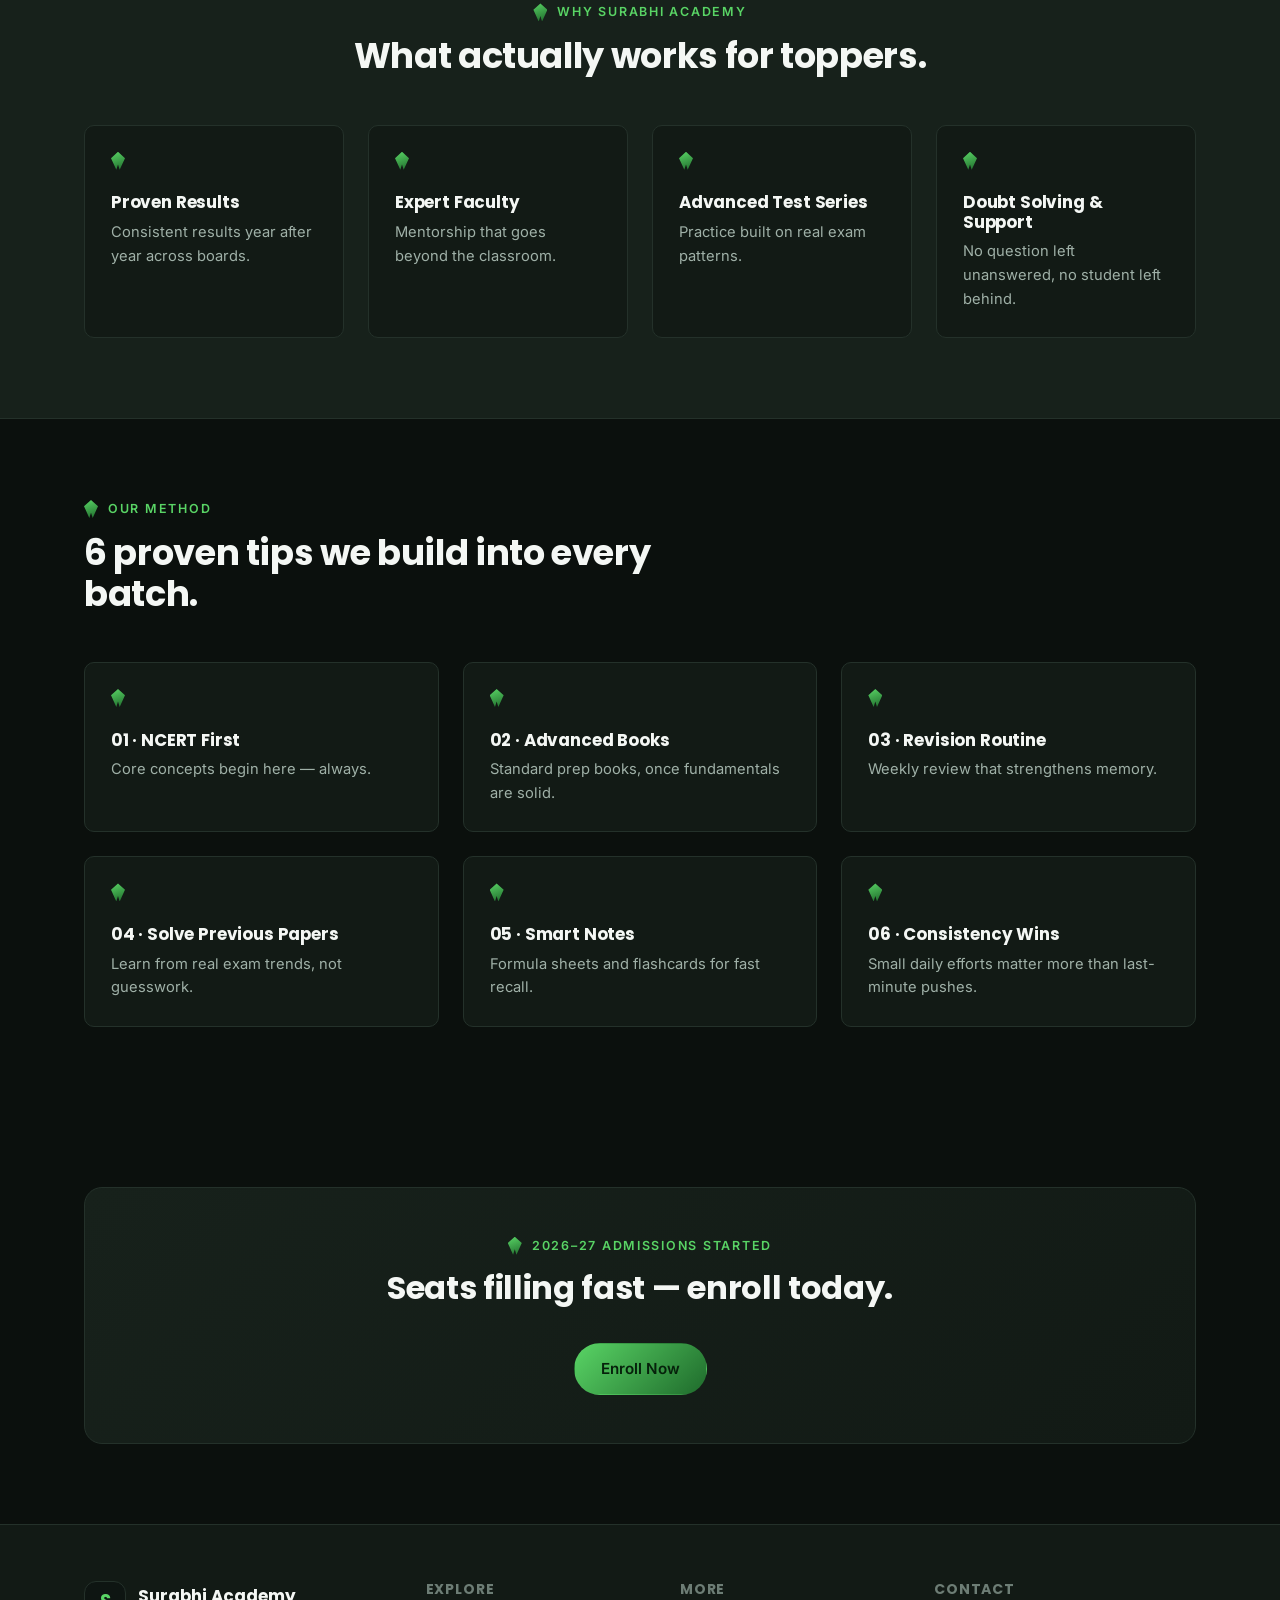
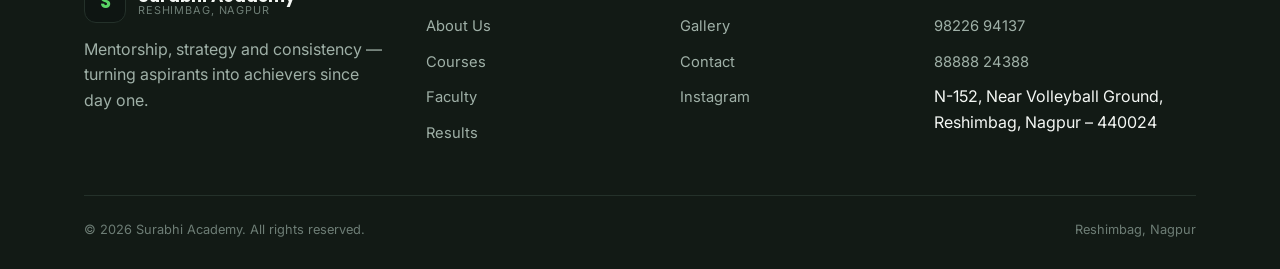
<file: courses.html>
<!DOCTYPE html>
<html lang="en">
<head>
<meta charset="UTF-8">
<meta name="viewport" content="width=device-width, initial-scale=1.0">
<title>Courses — Class 8th to 12th, JEE, NEET &amp; MHT-CET | Surabhi Academy</title>
<meta name="description" content="Explore Surabhi Academy's programs for Class 8th–12th, JEE Foundation, JEE/NEET Target Batch and MHT-CET.">
<link rel="preconnect" href="https://fonts.googleapis.com">
<link href="https://fonts.googleapis.com/css2?family=Poppins:wght@500;600;700&family=Inter:wght@400;500;600&display=swap" rel="stylesheet">
<link rel="stylesheet" href="css/style.css">
</head>
<body>

<header class="site-header">
  <nav class="nav">
    <a href="index.html" class="brand">
      <span class="brand-mark" aria-hidden="true"><span style="font-family:'Poppins';font-weight:700;color:var(--green-bright);font-size:1.15rem;">S</span></span>
      <span class="brand-text">Surabhi Academy<span>Reshimbag, Nagpur</span></span>
    </a>
    <button class="nav-toggle" aria-label="Toggle menu" aria-expanded="false"><span></span><span></span><span></span></button>
    <ul class="nav-links">
      <li><a href="index.html">Home</a></li>
      <li><a href="about.html">About</a></li>
      <li><a href="courses.html" class="active">Courses</a></li>
      <li><a href="faculty.html">Faculty</a></li>
      <li><a href="results.html">Results</a></li>
      <li><a href="gallery.html">Gallery</a></li>
      <li><a href="contact.html">Contact</a></li>
    </ul>
    <div class="nav-cta">
      <a href="tel:+919822694137" class="btn btn-outline">Call Now</a>
      <a href="contact.html" class="btn btn-primary">Enroll Now</a>
    </div>
  </nav>
</header>

<section class="hero" style="padding:64px 0;">
  <div class="container">
    <div class="eyebrow"><span class="nib"></span> Courses</div>
    <h1 style="max-width:20ch;">The roadmap to crack IIT-JEE, NEET &amp; MHT-CET in your first attempt.</h1>
    <p class="lede">A smart strategy today leads to tomorrow's success — pick the program that matches where your child is right now.</p>
  </div>
</section>

<section>
  <div class="container">
    <div class="grid grid-3">

      <div class="card">
        <span class="nib"></span>
        <h3>Class 8th, 9th &amp; 10th</h3>
        <p style="margin-bottom:14px;">CBSE / State Board</p>
        <ul class="card-list">
          <li><span class="nib"></span> Strong foundation for board exams</li>
          <li><span class="nib"></span> Concept-based learning, not rote</li>
          <li><span class="nib"></span> Regular tests &amp; assessments</li>
          <li><span class="nib"></span> Personal attention in small batches</li>
        </ul>
      </div>

      <div class="card">
        <span class="nib"></span>
        <h3>Class 11th — JEE / NEET Foundation</h3>
        <p style="margin-bottom:14px;">Strong preparation today for a brighter tomorrow</p>
        <ul class="card-list">
          <li><span class="nib"></span> Bridge course from school to competitive level</li>
          <li><span class="nib"></span> NCERT-first approach, then advanced material</li>
          <li><span class="nib"></span> Doubt-solving sessions built into the week</li>
          <li><span class="nib"></span> Foundation for both boards and entrance exams</li>
        </ul>
      </div>

      <div class="card">
        <span class="nib"></span>
        <h3>Class 12th — Board + JEE/NEET</h3>
        <p style="margin-bottom:14px;">The perfect blend of board excellence and entrance prep</p>
        <ul class="card-list">
          <li><span class="nib"></span> Balanced focus: boards and competitive exams</li>
          <li><span class="nib"></span> Full syllabus completion with revision buffer</li>
          <li><span class="nib"></span> Test series aligned to real exam pattern</li>
          <li><span class="nib"></span> One-on-one performance reviews</li>
        </ul>
      </div>

      <div class="card">
        <span class="nib"></span>
        <h3>IIT-JEE Target Batch</h3>
        <p style="margin-bottom:14px;">Focused preparation, higher score, better rank</p>
        <ul class="card-list">
          <li><span class="nib"></span> Advanced problem-solving practice</li>
          <li><span class="nib"></span> Full-length mock tests, JEE pattern</li>
          <li><span class="nib"></span> Rank-focused strategy sessions</li>
        </ul>
      </div>

      <div class="card">
        <span class="nib"></span>
        <h3>NEET Target Batch</h3>
        <p style="margin-bottom:14px;">Biology, Physics &amp; Chemistry — built for NEET's pattern</p>
        <ul class="card-list">
          <li><span class="nib"></span> NCERT-depth Biology with rapid-recall notes</li>
          <li><span class="nib"></span> NEET-pattern test series &amp; analysis</li>
          <li><span class="nib"></span> Revision-first schedule near exam dates</li>
        </ul>
      </div>

      <div class="card">
        <span class="nib"></span>
        <h3>MHT-CET Target Batch</h3>
        <p style="margin-bottom:14px;">State entrance exam-focused preparation</p>
        <ul class="card-list">
          <li><span class="nib"></span> MHT-CET specific question patterns</li>
          <li><span class="nib"></span> Time-bound practice tests</li>
          <li><span class="nib"></span> Strategy sessions closer to exam date</li>
        </ul>
      </div>

    </div>
  </div>
</section>

<section style="background:var(--bg-panel-2); border-top:1px solid var(--line); border-bottom:1px solid var(--line);">
  <div class="container">
    <div class="section-head center">
      <div class="eyebrow" style="justify-content:center;"><span class="nib"></span> Why Surabhi Academy</div>
      <h2>What actually works for toppers.</h2>
    </div>
    <div class="grid grid-4">
      <div class="card"><span class="nib"></span><h3>Proven Results</h3><p>Consistent results year after year across boards.</p></div>
      <div class="card"><span class="nib"></span><h3>Expert Faculty</h3><p>Mentorship that goes beyond the classroom.</p></div>
      <div class="card"><span class="nib"></span><h3>Advanced Test Series</h3><p>Practice built on real exam patterns.</p></div>
      <div class="card"><span class="nib"></span><h3>Doubt Solving &amp; Support</h3><p>No question left unanswered, no student left behind.</p></div>
    </div>
  </div>
</section>

<section>
  <div class="container">
    <div class="section-head">
      <div class="eyebrow"><span class="nib"></span> Our Method</div>
      <h2>6 proven tips we build into every batch.</h2>
    </div>
    <div class="grid grid-3">
      <div class="card"><span class="nib"></span><h3>01 · NCERT First</h3><p>Core concepts begin here — always.</p></div>
      <div class="card"><span class="nib"></span><h3>02 · Advanced Books</h3><p>Standard prep books, once fundamentals are solid.</p></div>
      <div class="card"><span class="nib"></span><h3>03 · Revision Routine</h3><p>Weekly review that strengthens memory.</p></div>
      <div class="card"><span class="nib"></span><h3>04 · Solve Previous Papers</h3><p>Learn from real exam trends, not guesswork.</p></div>
      <div class="card"><span class="nib"></span><h3>05 · Smart Notes</h3><p>Formula sheets and flashcards for fast recall.</p></div>
      <div class="card"><span class="nib"></span><h3>06 · Consistency Wins</h3><p>Small daily efforts matter more than last-minute pushes.</p></div>
    </div>
  </div>
</section>

<section>
  <div class="container">
    <div class="cta-band">
      <div class="eyebrow" style="justify-content:center;"><span class="nib"></span> 2026–27 Admissions Started</div>
      <h2>Seats filling fast — enroll today.</h2>
      <a href="contact.html" class="btn btn-primary">Enroll Now</a>
    </div>
  </div>
</section>

<footer class="site-footer">
  <div class="container">
    <div class="footer-grid">
      <div>
        <div class="brand" style="margin-bottom:14px;">
          <span class="brand-mark" aria-hidden="true"><span style="font-family:'Poppins';font-weight:700;color:var(--green-bright);font-size:1.15rem;">S</span></span>
          <span class="brand-text">Surabhi Academy<span>Reshimbag, Nagpur</span></span>
        </div>
        <p style="max-width:36ch;">Mentorship, strategy and consistency — turning aspirants into achievers since day one.</p>
      </div>
      <div>
        <h4>Explore</h4>
        <ul>
          <li><a href="about.html">About Us</a></li>
          <li><a href="courses.html">Courses</a></li>
          <li><a href="faculty.html">Faculty</a></li>
          <li><a href="results.html">Results</a></li>
        </ul>
      </div>
      <div>
        <h4>More</h4>
        <ul>
          <li><a href="gallery.html">Gallery</a></li>
          <li><a href="contact.html">Contact</a></li>
          <li><a href="https://instagram.com/surabhi.academy_nagpur" target="_blank" rel="noopener">Instagram</a></li>
        </ul>
      </div>
      <div>
        <h4>Contact</h4>
        <ul>
          <li><a href="tel:+919822694137">98226 94137</a></li>
          <li><a href="tel:+918888824388">88888 24388</a></li>
          <li>N-152, Near Volleyball Ground,<br>Reshimbag, Nagpur – 440024</li>
        </ul>
      </div>
    </div>
    <div class="footer-bottom">
      <span>© <span class="js-year"></span> Surabhi Academy. All rights reserved.</span>
      <span>Reshimbag, Nagpur</span>
    </div>
  </div>
</footer>

<script src="js/script.js"></script>
</body>
</html>
</file>
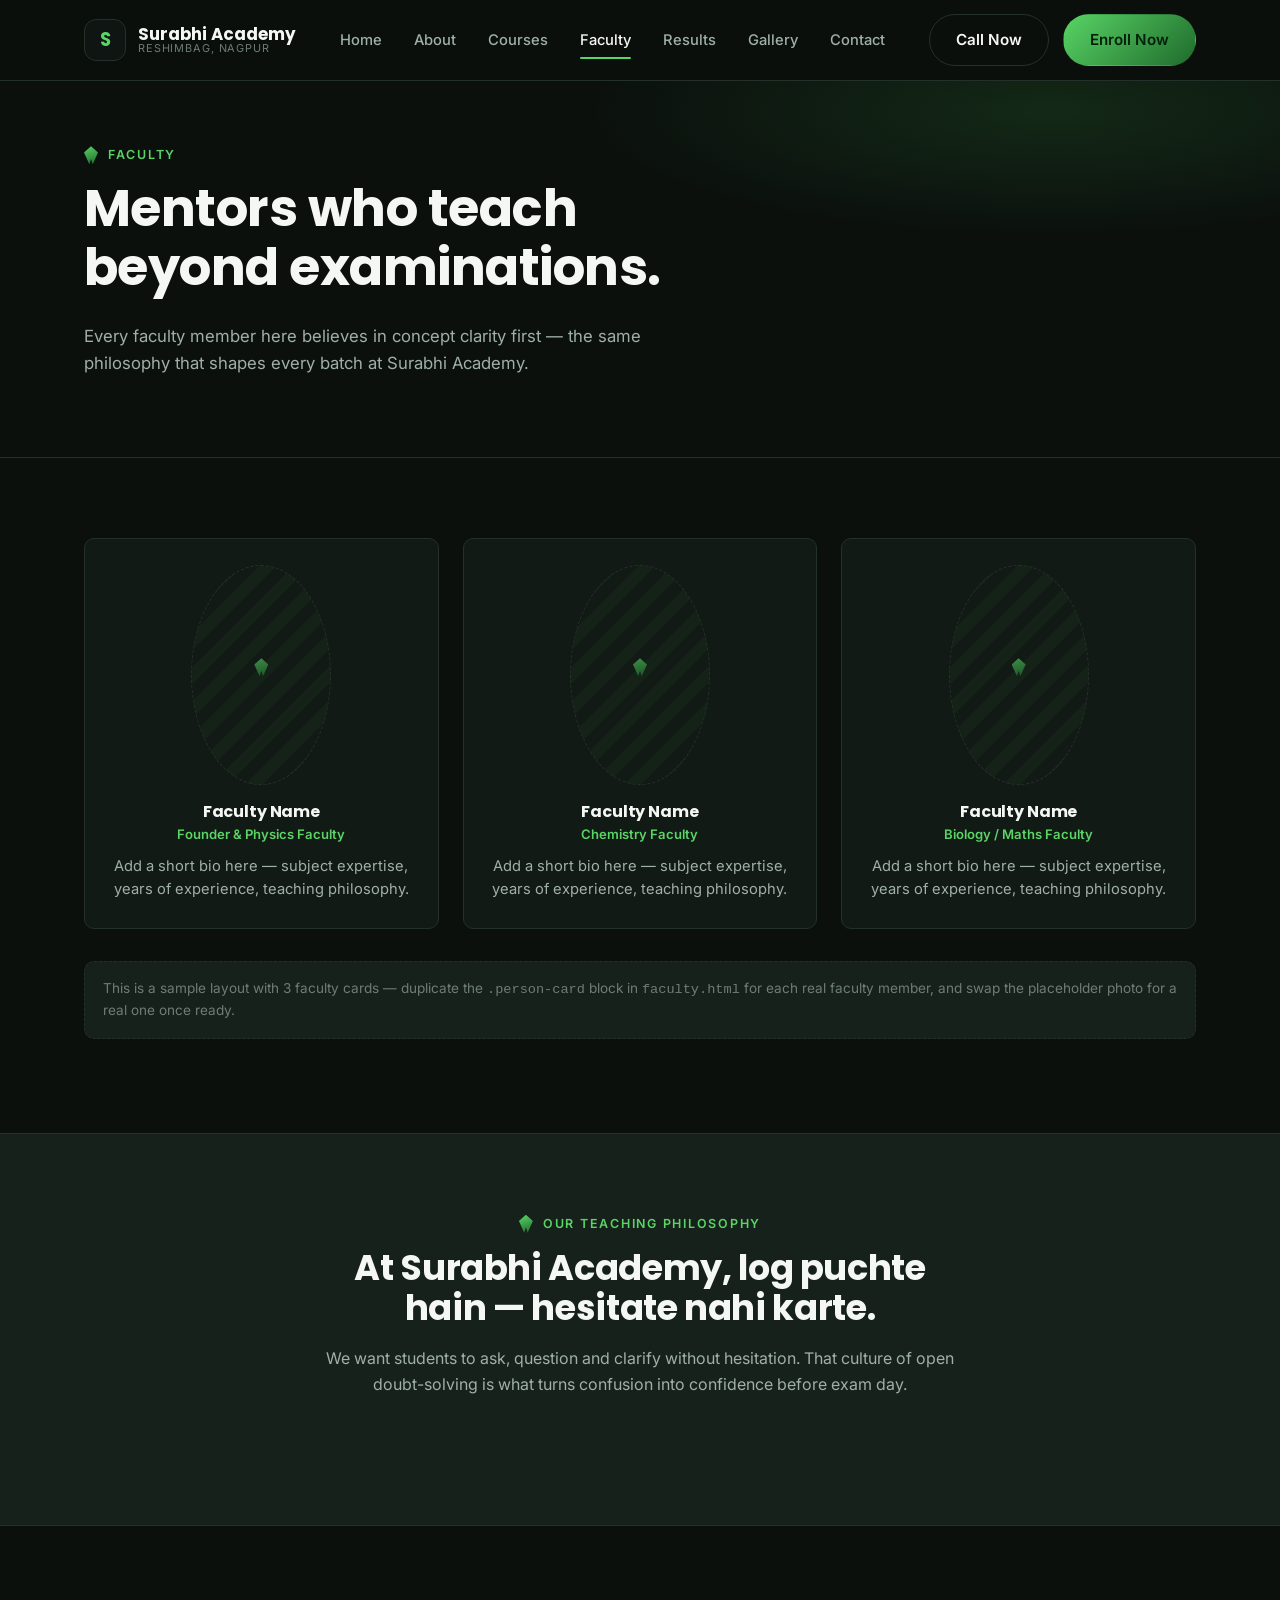
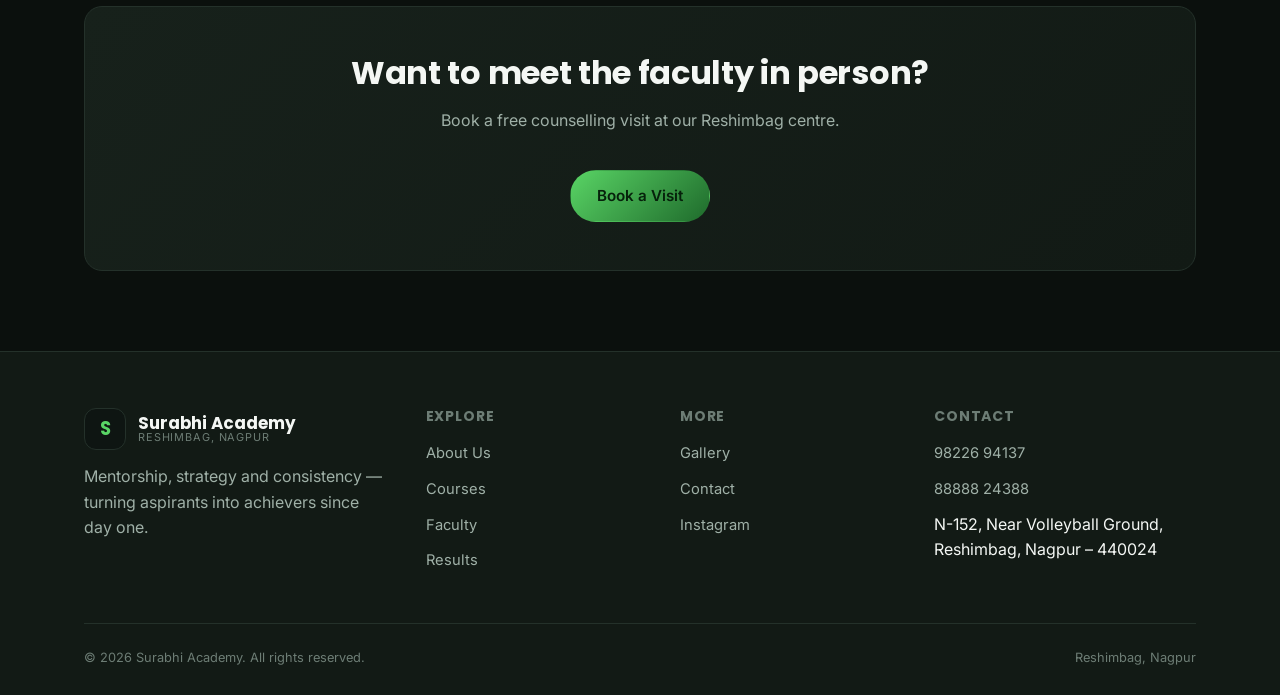
<file: faculty.html>
<!DOCTYPE html>
<html lang="en">
<head>
<meta charset="UTF-8">
<meta name="viewport" content="width=device-width, initial-scale=1.0">
<title>Faculty — Surabhi Academy, Reshimbag Nagpur</title>
<meta name="description" content="Meet the mentors behind Surabhi Academy's JEE, NEET and MHT-CET results.">
<link rel="preconnect" href="https://fonts.googleapis.com">
<link href="https://fonts.googleapis.com/css2?family=Poppins:wght@500;600;700&family=Inter:wght@400;500;600&display=swap" rel="stylesheet">
<link rel="stylesheet" href="css/style.css">
</head>
<body>

<header class="site-header">
  <nav class="nav">
    <a href="index.html" class="brand">
      <span class="brand-mark" aria-hidden="true"><span style="font-family:'Poppins';font-weight:700;color:var(--green-bright);font-size:1.15rem;">S</span></span>
      <span class="brand-text">Surabhi Academy<span>Reshimbag, Nagpur</span></span>
    </a>
    <button class="nav-toggle" aria-label="Toggle menu" aria-expanded="false"><span></span><span></span><span></span></button>
    <ul class="nav-links">
      <li><a href="index.html">Home</a></li>
      <li><a href="about.html">About</a></li>
      <li><a href="courses.html">Courses</a></li>
      <li><a href="faculty.html" class="active">Faculty</a></li>
      <li><a href="results.html">Results</a></li>
      <li><a href="gallery.html">Gallery</a></li>
      <li><a href="contact.html">Contact</a></li>
    </ul>
    <div class="nav-cta">
      <a href="tel:+919822694137" class="btn btn-outline">Call Now</a>
      <a href="contact.html" class="btn btn-primary">Enroll Now</a>
    </div>
  </nav>
</header>

<section class="hero" style="padding:64px 0;">
  <div class="container">
    <div class="eyebrow"><span class="nib"></span> Faculty</div>
    <h1 style="max-width:18ch;">Mentors who teach beyond examinations.</h1>
    <p class="lede">Every faculty member here believes in concept clarity first — the same philosophy that shapes every batch at Surabhi Academy.</p>
  </div>
</section>

<section>
  <div class="container">
    <div class="grid grid-3">

      <div class="card person-card">
        <div class="img-placeholder round"><span class="nib"></span></div>
        <h3>Faculty Name</h3>
        <div class="role">Founder &amp; Physics Faculty</div>
        <p>Add a short bio here — subject expertise, years of experience, teaching philosophy.</p>
      </div>

      <div class="card person-card">
        <div class="img-placeholder round"><span class="nib"></span></div>
        <h3>Faculty Name</h3>
        <div class="role">Chemistry Faculty</div>
        <p>Add a short bio here — subject expertise, years of experience, teaching philosophy.</p>
      </div>

      <div class="card person-card">
        <div class="img-placeholder round"><span class="nib"></span></div>
        <h3>Faculty Name</h3>
        <div class="role">Biology / Maths Faculty</div>
        <p>Add a short bio here — subject expertise, years of experience, teaching philosophy.</p>
      </div>

    </div>
    <p class="note" style="margin-top:32px;">This is a sample layout with 3 faculty cards — duplicate the <code>.person-card</code> block in <code>faculty.html</code> for each real faculty member, and swap the placeholder photo for a real one once ready.</p>
  </div>
</section>

<section style="background:var(--bg-panel-2); border-top:1px solid var(--line); border-bottom:1px solid var(--line);">
  <div class="container">
    <div class="section-head center">
      <div class="eyebrow" style="justify-content:center;"><span class="nib"></span> Our Teaching Philosophy</div>
      <h2>At Surabhi Academy, log puchte hain — hesitate nahi karte.</h2>
      <p>We want students to ask, question and clarify without hesitation. That culture of open doubt-solving is what turns confusion into confidence before exam day.</p>
    </div>
  </div>
</section>

<section>
  <div class="container">
    <div class="cta-band">
      <h2>Want to meet the faculty in person?</h2>
      <p>Book a free counselling visit at our Reshimbag centre.</p>
      <a href="contact.html" class="btn btn-primary">Book a Visit</a>
    </div>
  </div>
</section>

<footer class="site-footer">
  <div class="container">
    <div class="footer-grid">
      <div>
        <div class="brand" style="margin-bottom:14px;">
          <span class="brand-mark" aria-hidden="true"><span style="font-family:'Poppins';font-weight:700;color:var(--green-bright);font-size:1.15rem;">S</span></span>
          <span class="brand-text">Surabhi Academy<span>Reshimbag, Nagpur</span></span>
        </div>
        <p style="max-width:36ch;">Mentorship, strategy and consistency — turning aspirants into achievers since day one.</p>
      </div>
      <div>
        <h4>Explore</h4>
        <ul>
          <li><a href="about.html">About Us</a></li>
          <li><a href="courses.html">Courses</a></li>
          <li><a href="faculty.html">Faculty</a></li>
          <li><a href="results.html">Results</a></li>
        </ul>
      </div>
      <div>
        <h4>More</h4>
        <ul>
          <li><a href="gallery.html">Gallery</a></li>
          <li><a href="contact.html">Contact</a></li>
          <li><a href="https://instagram.com/surabhi.academy_nagpur" target="_blank" rel="noopener">Instagram</a></li>
        </ul>
      </div>
      <div>
        <h4>Contact</h4>
        <ul>
          <li><a href="tel:+919822694137">98226 94137</a></li>
          <li><a href="tel:+918888824388">88888 24388</a></li>
          <li>N-152, Near Volleyball Ground,<br>Reshimbag, Nagpur – 440024</li>
        </ul>
      </div>
    </div>
    <div class="footer-bottom">
      <span>© <span class="js-year"></span> Surabhi Academy. All rights reserved.</span>
      <span>Reshimbag, Nagpur</span>
    </div>
  </div>
</footer>

<script src="js/script.js"></script>
</body>
</html>
</file>
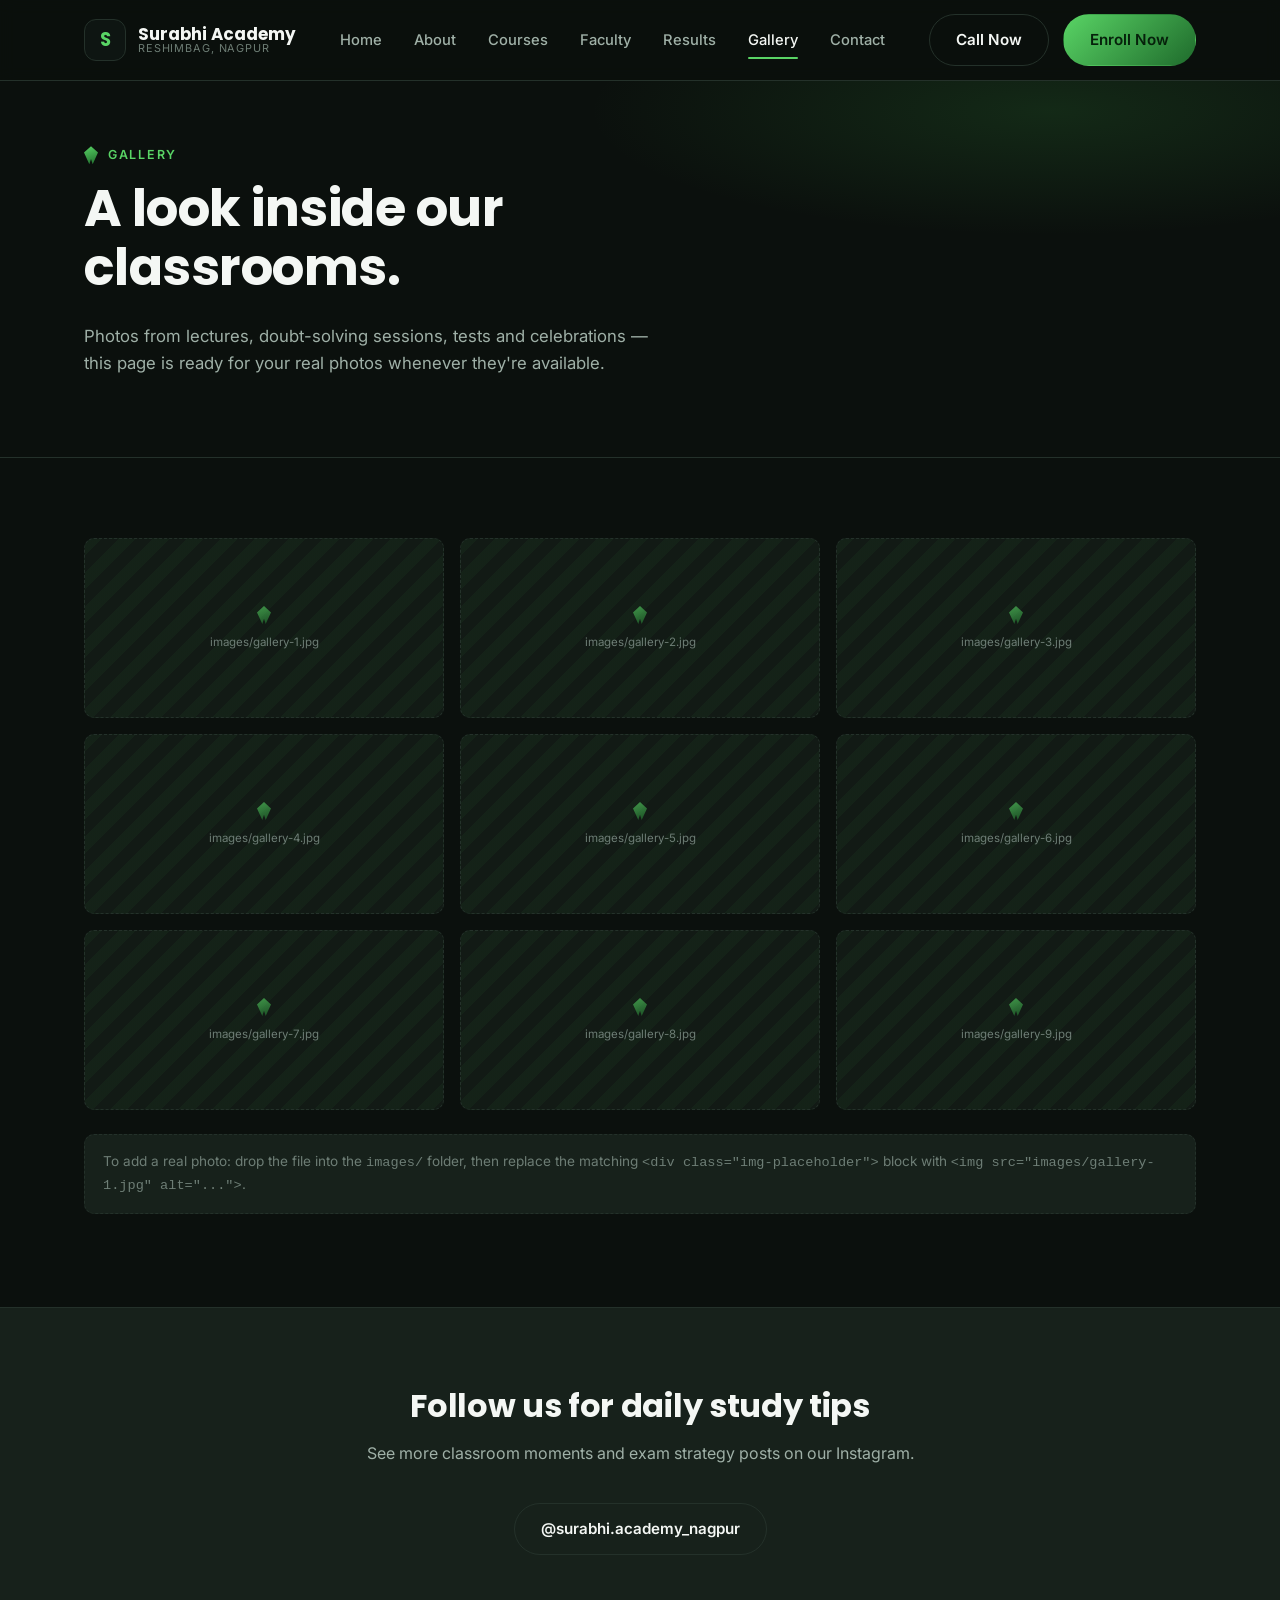
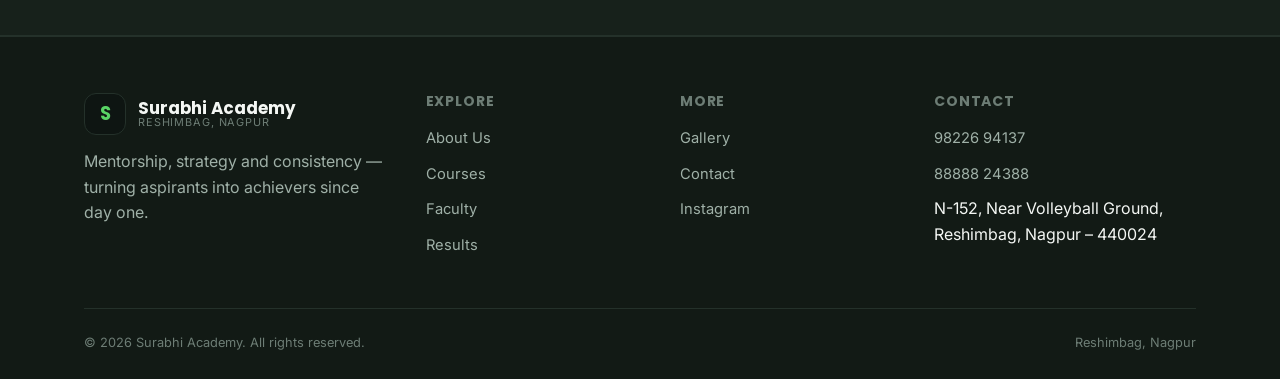
<file: gallery.html>
<!DOCTYPE html>
<html lang="en">
<head>
<meta charset="UTF-8">
<meta name="viewport" content="width=device-width, initial-scale=1.0">
<title>Gallery — Surabhi Academy, Reshimbag Nagpur</title>
<meta name="description" content="Photos from classes, events and student life at Surabhi Academy.">
<link rel="preconnect" href="https://fonts.googleapis.com">
<link href="https://fonts.googleapis.com/css2?family=Poppins:wght@500;600;700&family=Inter:wght@400;500;600&display=swap" rel="stylesheet">
<link rel="stylesheet" href="css/style.css">
</head>
<body>

<header class="site-header">
  <nav class="nav">
    <a href="index.html" class="brand">
      <span class="brand-mark" aria-hidden="true"><span style="font-family:'Poppins';font-weight:700;color:var(--green-bright);font-size:1.15rem;">S</span></span>
      <span class="brand-text">Surabhi Academy<span>Reshimbag, Nagpur</span></span>
    </a>
    <button class="nav-toggle" aria-label="Toggle menu" aria-expanded="false"><span></span><span></span><span></span></button>
    <ul class="nav-links">
      <li><a href="index.html">Home</a></li>
      <li><a href="about.html">About</a></li>
      <li><a href="courses.html">Courses</a></li>
      <li><a href="faculty.html">Faculty</a></li>
      <li><a href="results.html">Results</a></li>
      <li><a href="gallery.html" class="active">Gallery</a></li>
      <li><a href="contact.html">Contact</a></li>
    </ul>
    <div class="nav-cta">
      <a href="tel:+919822694137" class="btn btn-outline">Call Now</a>
      <a href="contact.html" class="btn btn-primary">Enroll Now</a>
    </div>
  </nav>
</header>

<section class="hero" style="padding:64px 0;">
  <div class="container">
    <div class="eyebrow"><span class="nib"></span> Gallery</div>
    <h1 style="max-width:18ch;">A look inside our classrooms.</h1>
    <p class="lede">Photos from lectures, doubt-solving sessions, tests and celebrations — this page is ready for your real photos whenever they're available.</p>
  </div>
</section>

<section>
  <div class="container">
    <div class="gallery-grid">
      <div class="img-placeholder"><span class="nib"></span><small>images/gallery-1.jpg</small></div>
      <div class="img-placeholder"><span class="nib"></span><small>images/gallery-2.jpg</small></div>
      <div class="img-placeholder"><span class="nib"></span><small>images/gallery-3.jpg</small></div>
      <div class="img-placeholder"><span class="nib"></span><small>images/gallery-4.jpg</small></div>
      <div class="img-placeholder"><span class="nib"></span><small>images/gallery-5.jpg</small></div>
      <div class="img-placeholder"><span class="nib"></span><small>images/gallery-6.jpg</small></div>
      <div class="img-placeholder"><span class="nib"></span><small>images/gallery-7.jpg</small></div>
      <div class="img-placeholder"><span class="nib"></span><small>images/gallery-8.jpg</small></div>
      <div class="img-placeholder"><span class="nib"></span><small>images/gallery-9.jpg</small></div>
    </div>
    <p class="note" style="margin-top:24px;">To add a real photo: drop the file into the <code>images/</code> folder, then replace the matching <code>&lt;div class="img-placeholder"&gt;</code> block with <code>&lt;img src="images/gallery-1.jpg" alt="..."&gt;</code>.</p>
  </div>
</section>

<section style="background:var(--bg-panel-2); border-top:1px solid var(--line); border-bottom:1px solid var(--line);">
  <div class="container">
    <div class="cta-band" style="background:transparent; border:none; padding:0;">
      <h2>Follow us for daily study tips</h2>
      <p>See more classroom moments and exam strategy posts on our Instagram.</p>
      <a href="https://instagram.com/surabhi.academy_nagpur" target="_blank" rel="noopener" class="btn btn-outline">@surabhi.academy_nagpur</a>
    </div>
  </div>
</section>

<footer class="site-footer">
  <div class="container">
    <div class="footer-grid">
      <div>
        <div class="brand" style="margin-bottom:14px;">
          <span class="brand-mark" aria-hidden="true"><span style="font-family:'Poppins';font-weight:700;color:var(--green-bright);font-size:1.15rem;">S</span></span>
          <span class="brand-text">Surabhi Academy<span>Reshimbag, Nagpur</span></span>
        </div>
        <p style="max-width:36ch;">Mentorship, strategy and consistency — turning aspirants into achievers since day one.</p>
      </div>
      <div>
        <h4>Explore</h4>
        <ul>
          <li><a href="about.html">About Us</a></li>
          <li><a href="courses.html">Courses</a></li>
          <li><a href="faculty.html">Faculty</a></li>
          <li><a href="results.html">Results</a></li>
        </ul>
      </div>
      <div>
        <h4>More</h4>
        <ul>
          <li><a href="gallery.html">Gallery</a></li>
          <li><a href="contact.html">Contact</a></li>
          <li><a href="https://instagram.com/surabhi.academy_nagpur" target="_blank" rel="noopener">Instagram</a></li>
        </ul>
      </div>
      <div>
        <h4>Contact</h4>
        <ul>
          <li><a href="tel:+919822694137">98226 94137</a></li>
          <li><a href="tel:+918888824388">88888 24388</a></li>
          <li>N-152, Near Volleyball Ground,<br>Reshimbag, Nagpur – 440024</li>
        </ul>
      </div>
    </div>
    <div class="footer-bottom">
      <span>© <span class="js-year"></span> Surabhi Academy. All rights reserved.</span>
      <span>Reshimbag, Nagpur</span>
    </div>
  </div>
</footer>

<script src="js/script.js"></script>
</body>
</html>
</file>
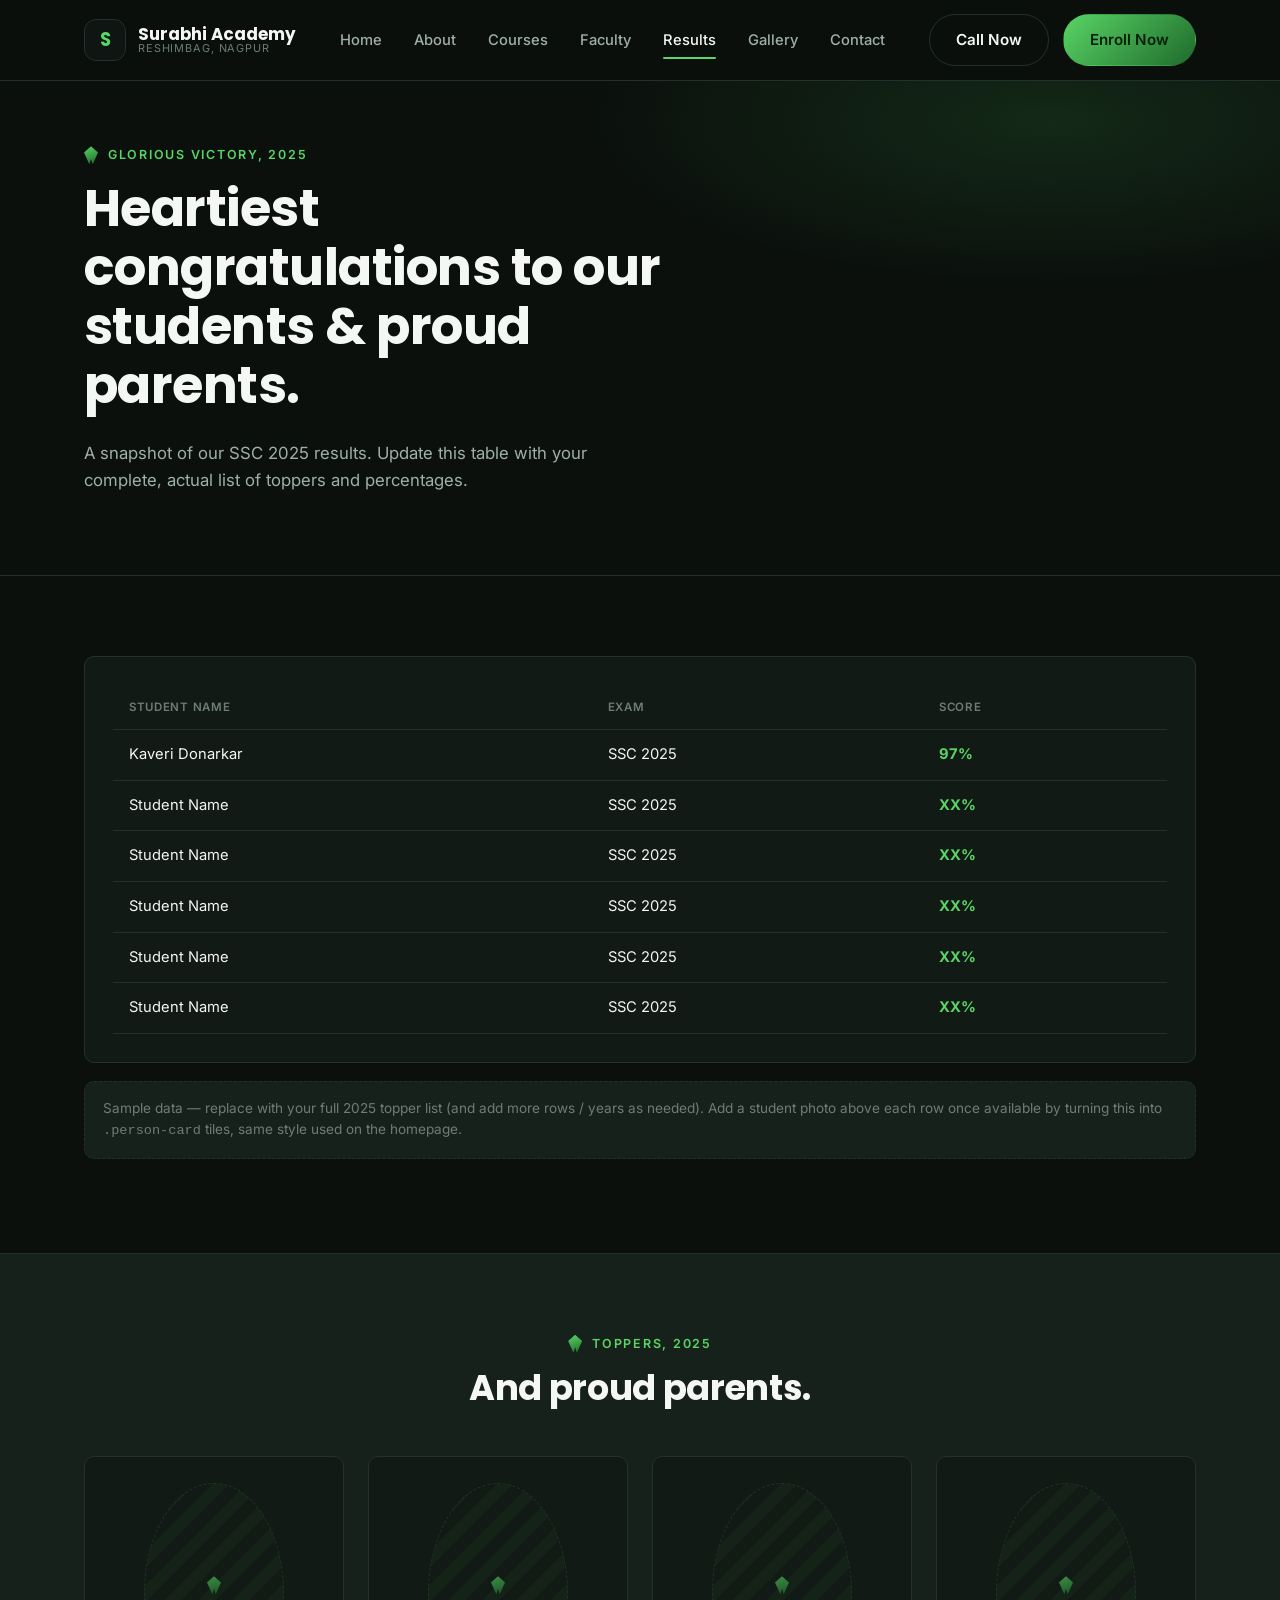
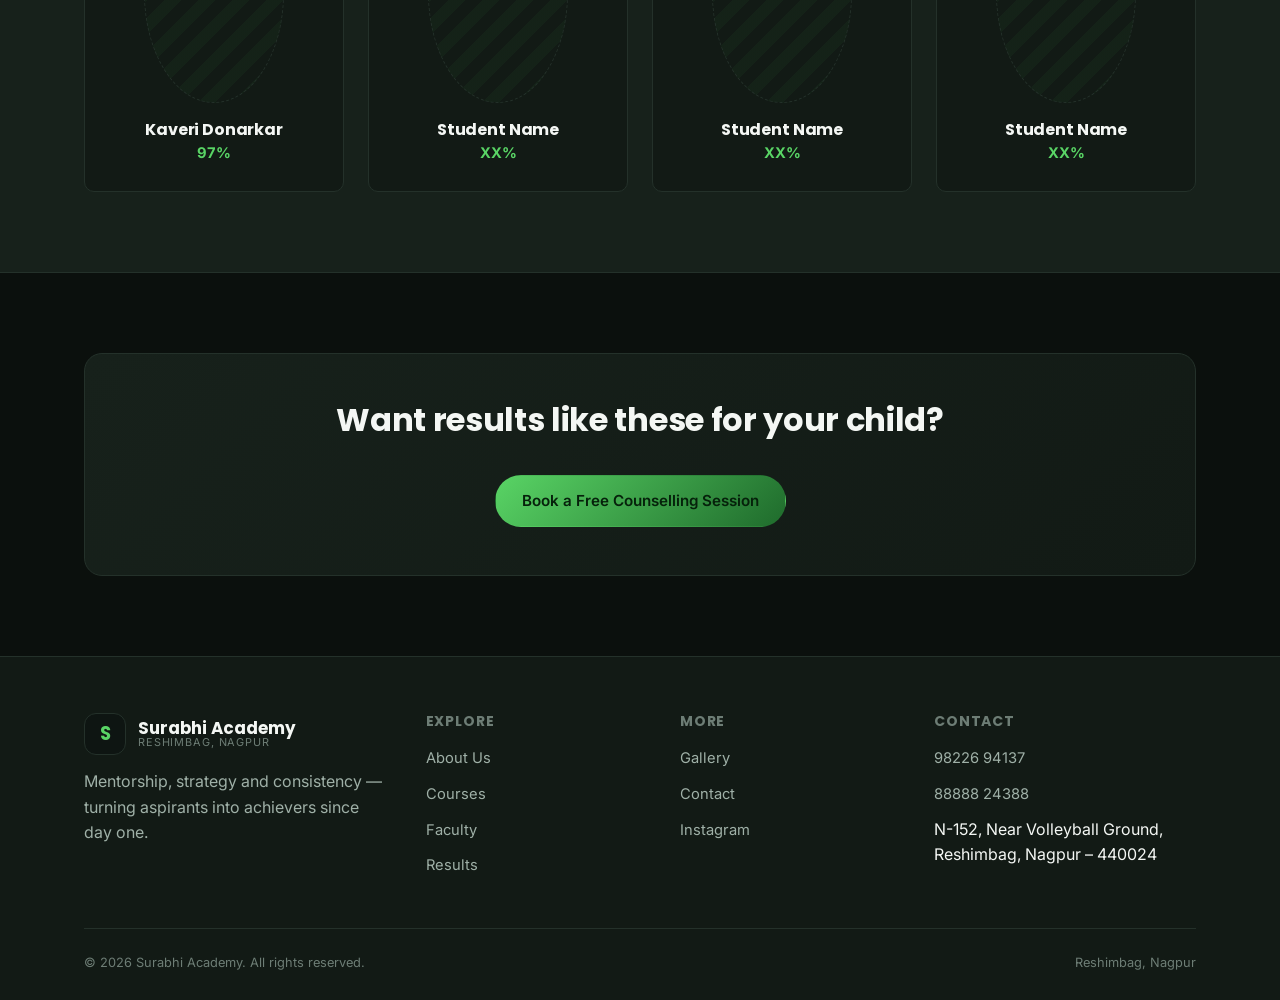
<file: results.html>
<!DOCTYPE html>
<html lang="en">
<head>
<meta charset="UTF-8">
<meta name="viewport" content="width=device-width, initial-scale=1.0">
<title>Results — Surabhi Academy, Reshimbag Nagpur</title>
<meta name="description" content="Surabhi Academy's SSC 2025 results and student toppers.">
<link rel="preconnect" href="https://fonts.googleapis.com">
<link href="https://fonts.googleapis.com/css2?family=Poppins:wght@500;600;700&family=Inter:wght@400;500;600&display=swap" rel="stylesheet">
<link rel="stylesheet" href="css/style.css">
</head>
<body>

<header class="site-header">
  <nav class="nav">
    <a href="index.html" class="brand">
      <span class="brand-mark" aria-hidden="true"><span style="font-family:'Poppins';font-weight:700;color:var(--green-bright);font-size:1.15rem;">S</span></span>
      <span class="brand-text">Surabhi Academy<span>Reshimbag, Nagpur</span></span>
    </a>
    <button class="nav-toggle" aria-label="Toggle menu" aria-expanded="false"><span></span><span></span><span></span></button>
    <ul class="nav-links">
      <li><a href="index.html">Home</a></li>
      <li><a href="about.html">About</a></li>
      <li><a href="courses.html">Courses</a></li>
      <li><a href="faculty.html">Faculty</a></li>
      <li><a href="results.html" class="active">Results</a></li>
      <li><a href="gallery.html">Gallery</a></li>
      <li><a href="contact.html">Contact</a></li>
    </ul>
    <div class="nav-cta">
      <a href="tel:+919822694137" class="btn btn-outline">Call Now</a>
      <a href="contact.html" class="btn btn-primary">Enroll Now</a>
    </div>
  </nav>
</header>

<section class="hero" style="padding:64px 0;">
  <div class="container">
    <div class="eyebrow"><span class="nib"></span> Glorious Victory, 2025</div>
    <h1 style="max-width:20ch;">Heartiest congratulations to our students &amp; proud parents.</h1>
    <p class="lede">A snapshot of our SSC 2025 results. Update this table with your complete, actual list of toppers and percentages.</p>
  </div>
</section>

<section>
  <div class="container">
    <div class="panel">
      <table class="results-table">
        <thead>
          <tr><th>Student Name</th><th>Exam</th><th>Score</th></tr>
        </thead>
        <tbody>
          <tr><td>Kaveri Donarkar</td><td>SSC 2025</td><td><b>97%</b></td></tr>
          <tr><td>Student Name</td><td>SSC 2025</td><td><b>XX%</b></td></tr>
          <tr><td>Student Name</td><td>SSC 2025</td><td><b>XX%</b></td></tr>
          <tr><td>Student Name</td><td>SSC 2025</td><td><b>XX%</b></td></tr>
          <tr><td>Student Name</td><td>SSC 2025</td><td><b>XX%</b></td></tr>
          <tr><td>Student Name</td><td>SSC 2025</td><td><b>XX%</b></td></tr>
        </tbody>
      </table>
    </div>
    <p class="note" style="margin-top:18px;">Sample data — replace with your full 2025 topper list (and add more rows / years as needed). Add a student photo above each row once available by turning this into <code>.person-card</code> tiles, same style used on the homepage.</p>
  </div>
</section>

<section style="background:var(--bg-panel-2); border-top:1px solid var(--line); border-bottom:1px solid var(--line);">
  <div class="container">
    <div class="section-head center">
      <div class="eyebrow" style="justify-content:center;"><span class="nib"></span> Toppers, 2025</div>
      <h2>And proud parents.</h2>
    </div>
    <div class="grid grid-4">
      <div class="card person-card"><div class="img-placeholder round"><span class="nib"></span></div><h3>Kaveri Donarkar</h3><p><b style="color:var(--green-bright);">97%</b></p></div>
      <div class="card person-card"><div class="img-placeholder round"><span class="nib"></span></div><h3>Student Name</h3><p><b style="color:var(--green-bright);">XX%</b></p></div>
      <div class="card person-card"><div class="img-placeholder round"><span class="nib"></span></div><h3>Student Name</h3><p><b style="color:var(--green-bright);">XX%</b></p></div>
      <div class="card person-card"><div class="img-placeholder round"><span class="nib"></span></div><h3>Student Name</h3><p><b style="color:var(--green-bright);">XX%</b></p></div>
    </div>
  </div>
</section>

<section>
  <div class="container">
    <div class="cta-band">
      <h2>Want results like these for your child?</h2>
      <a href="contact.html" class="btn btn-primary">Book a Free Counselling Session</a>
    </div>
  </div>
</section>

<footer class="site-footer">
  <div class="container">
    <div class="footer-grid">
      <div>
        <div class="brand" style="margin-bottom:14px;">
          <span class="brand-mark" aria-hidden="true"><span style="font-family:'Poppins';font-weight:700;color:var(--green-bright);font-size:1.15rem;">S</span></span>
          <span class="brand-text">Surabhi Academy<span>Reshimbag, Nagpur</span></span>
        </div>
        <p style="max-width:36ch;">Mentorship, strategy and consistency — turning aspirants into achievers since day one.</p>
      </div>
      <div>
        <h4>Explore</h4>
        <ul>
          <li><a href="about.html">About Us</a></li>
          <li><a href="courses.html">Courses</a></li>
          <li><a href="faculty.html">Faculty</a></li>
          <li><a href="results.html">Results</a></li>
        </ul>
      </div>
      <div>
        <h4>More</h4>
        <ul>
          <li><a href="gallery.html">Gallery</a></li>
          <li><a href="contact.html">Contact</a></li>
          <li><a href="https://instagram.com/surabhi.academy_nagpur" target="_blank" rel="noopener">Instagram</a></li>
        </ul>
      </div>
      <div>
        <h4>Contact</h4>
        <ul>
          <li><a href="tel:+919822694137">98226 94137</a></li>
          <li><a href="tel:+918888824388">88888 24388</a></li>
          <li>N-152, Near Volleyball Ground,<br>Reshimbag, Nagpur – 440024</li>
        </ul>
      </div>
    </div>
    <div class="footer-bottom">
      <span>© <span class="js-year"></span> Surabhi Academy. All rights reserved.</span>
      <span>Reshimbag, Nagpur</span>
    </div>
  </div>
</footer>

<script src="js/script.js"></script>
</body>
</html>
</file>
<file: css/style.css>
/* ============================================================
   SURABHI ACADEMY — Stylesheet
   Palette: near-black green-tinted background, single bright
   green accent (matches Instagram brand), warm white text.
   Display face: Poppins (bold, geometric) — Body: Inter
   Signature element: the "nib" mark — a clipped triangular
   shape echoing the pen-nib in the logo, used as a recurring
   divider/bullet throughout the site.
   ============================================================ */

:root{
  --bg: #0b100d;
  --bg-panel: #121a15;
  --bg-panel-2: #17211b;
  --line: #24312a;
  --green: #3fae49;
  --green-deep: #1f6b2c;
  --green-bright: #59d465;
  --white: #f4f7f4;
  --muted: #9fb0a7;
  --muted-2: #6d7d75;
  --radius: 10px;
  --maxw: 1160px;
  --shadow: 0 10px 30px rgba(0,0,0,0.35);
}

*{box-sizing:border-box;}
html{scroll-behavior:smooth;}
body{
  margin:0;
  background:var(--bg);
  color:var(--white);
  font-family:'Inter', sans-serif;
  line-height:1.6;
  -webkit-font-smoothing:antialiased;
}
h1,h2,h3,h4{
  font-family:'Poppins', sans-serif;
  margin:0 0 0.5em 0;
  line-height:1.15;
  letter-spacing:-0.01em;
}
p{margin:0 0 1em 0; color:var(--muted);}
a{color:inherit; text-decoration:none;}
img{max-width:100%; display:block;}
ul{margin:0; padding:0; list-style:none;}
.container{max-width:var(--maxw); margin:0 auto; padding:0 24px;}
:focus-visible{outline:2px solid var(--green-bright); outline-offset:3px;}

@media (prefers-reduced-motion: reduce){
  *{animation:none !important; transition:none !important;}
}

/* ---------- Signature nib mark ---------- */
.nib{
  display:inline-block;
  width:14px; height:18px;
  background:linear-gradient(160deg, var(--green-bright), var(--green-deep));
  clip-path: polygon(50% 0%, 100% 35%, 62% 100%, 50% 70%, 38% 100%, 0% 35%);
  flex:none;
}
.eyebrow{
  display:flex; align-items:center; gap:10px;
  text-transform:uppercase;
  letter-spacing:0.14em;
  font-size:0.78rem;
  font-weight:600;
  color:var(--green-bright);
  margin-bottom:14px;
}

/* ---------- Buttons ---------- */
.btn{
  display:inline-flex; align-items:center; justify-content:center; gap:8px;
  padding:13px 26px;
  border-radius:999px;
  font-weight:600;
  font-size:0.95rem;
  font-family:'Inter', sans-serif;
  border:1px solid transparent;
  cursor:pointer;
  transition:transform .15s ease, box-shadow .15s ease, background .15s ease;
}
.btn-primary{
  background:linear-gradient(135deg, var(--green-bright), var(--green-deep));
  color:#06210b;
}
.btn-primary:hover{transform:translateY(-2px); box-shadow:0 8px 22px rgba(63,174,73,0.35);}
.btn-outline{
  background:transparent;
  border-color:var(--line);
  color:var(--white);
}
.btn-outline:hover{border-color:var(--green); color:var(--green-bright);}
.btn-block{width:100%;}

/* ---------- Header / Nav ---------- */
.site-header{
  position:sticky; top:0; z-index:50;
  background:rgba(11,16,13,0.92);
  backdrop-filter:blur(8px);
  border-bottom:1px solid var(--line);
}
.nav{
  display:flex; align-items:center; justify-content:space-between;
  padding:14px 24px;
  max-width:var(--maxw); margin:0 auto;
}
.brand{display:flex; align-items:center; gap:12px;}
.brand-mark{
  width:42px; height:42px; border-radius:12px;
  background:#0e1512;
  border:1px solid var(--line);
  display:flex; align-items:center; justify-content:center;
  overflow:hidden;
}
.brand-mark img{width:100%; height:100%; object-fit:contain;}
.brand-text{font-family:'Poppins'; font-weight:700; font-size:1.05rem; line-height:1.1;}
.brand-text span{display:block; font-family:'Inter'; font-weight:400; font-size:0.68rem; color:var(--muted-2); letter-spacing:0.08em; text-transform:uppercase;}

.nav-links{display:flex; align-items:center; gap:32px;}
.nav-links a{
  font-size:0.92rem; font-weight:500; color:var(--muted);
  position:relative; padding:4px 0;
  transition:color .15s ease;
}
.nav-links a:hover, .nav-links a.active{color:var(--white);}
.nav-links a.active::after{
  content:""; position:absolute; left:0; right:0; bottom:-6px; height:2px;
  background:var(--green-bright); border-radius:2px;
}
.nav-cta{display:flex; align-items:center; gap:14px;}
.nav-toggle{
  display:none; flex-direction:column; gap:5px; background:none; border:none; cursor:pointer; padding:6px;
}
.nav-toggle span{width:24px; height:2px; background:var(--white); border-radius:2px;}

@media (max-width: 880px){
  .nav-links{
    position:absolute; top:100%; left:0; right:0;
    background:var(--bg-panel);
    border-bottom:1px solid var(--line);
    flex-direction:column; align-items:flex-start;
    gap:0; padding:8px 24px 18px;
    display:none;
  }
  .nav-links.open{display:flex;}
  .nav-links a{padding:12px 0; width:100%; border-bottom:1px solid var(--line);}
  .nav-toggle{display:flex;}
  .nav-cta .btn-outline{display:none;}
}

/* ---------- Hero ---------- */
.hero{
  position:relative;
  padding:88px 0 96px;
  overflow:hidden;
  background:
    radial-gradient(60% 55% at 82% 8%, rgba(63,174,73,0.16), transparent 60%),
    var(--bg);
  border-bottom:1px solid var(--line);
}
.hero-grid{display:grid; grid-template-columns:1.15fr 0.85fr; gap:48px; align-items:center;}
.hero h1{font-size:clamp(2.1rem, 4vw, 3.3rem); font-weight:700;}
.hero h1 em{font-style:normal; color:var(--green-bright);}
.hero p.lede{font-size:1.05rem; max-width:52ch;}
.hero-actions{display:flex; gap:14px; margin-top:8px; flex-wrap:wrap;}
.hero-stats{display:flex; gap:28px; margin-top:40px; flex-wrap:wrap;}
.hero-stat b{display:block; font-family:'Poppins'; font-size:1.6rem; color:var(--white);}
.hero-stat span{font-size:0.8rem; color:var(--muted-2); text-transform:uppercase; letter-spacing:0.06em;}

.hero-visual{
  position:relative; aspect-ratio:4/5; border-radius:18px;
  background:linear-gradient(160deg, var(--bg-panel-2), var(--bg-panel));
  border:1px solid var(--line);
}

/* ---------- Image placeholder (used until real photos are ready) ---------- */
.img-placeholder{
  position:relative;
  display:flex; flex-direction:column; align-items:center; justify-content:center; gap:10px;
  border:1.5px dashed var(--line);
  border-radius:var(--radius);
  background:
    repeating-linear-gradient(135deg, rgba(63,174,73,0.05) 0 12px, transparent 12px 24px),
    var(--bg-panel);
  color:var(--muted-2);
  min-height:220px;
  text-align:center;
  padding:20px;
}
.img-placeholder .nib{opacity:0.65;}
.img-placeholder small{font-size:0.72rem; max-width:22ch; line-height:1.4;}
.img-placeholder.round{border-radius:50%;}

/* ---------- Ribbon / admission strip ---------- */
.ribbon{
  background:linear-gradient(90deg, var(--green-deep), var(--green));
  color:#06210b;
}
.ribbon .container{
  display:flex; align-items:center; justify-content:center; gap:12px;
  padding:11px 24px; flex-wrap:wrap; text-align:center;
  font-weight:600; font-size:0.9rem;
}
.ribbon b{font-family:'Poppins';}

/* ---------- Sections ---------- */
section{padding:80px 0;}
.section-head{max-width:640px; margin-bottom:48px;}
.section-head.center{margin-left:auto; margin-right:auto; text-align:center;}
.section-head h2{font-size:clamp(1.6rem, 3vw, 2.2rem);}

.panel{
  background:var(--bg-panel);
  border:1px solid var(--line);
  border-radius:var(--radius);
  padding:28px;
}

/* Cards grid */
.grid{display:grid; gap:24px;}
.grid-3{grid-template-columns:repeat(3, 1fr);}
.grid-2{grid-template-columns:repeat(2, 1fr);}
.grid-4{grid-template-columns:repeat(4, 1fr);}
@media (max-width: 980px){
  .grid-3, .grid-4{grid-template-columns:repeat(2,1fr);}
  .hero-grid{grid-template-columns:1fr;}
  .hero-visual{order:-1; aspect-ratio:16/9;}
}
@media (max-width: 640px){
  .grid-2, .grid-3, .grid-4{grid-template-columns:1fr;}
  section{padding:56px 0;}
}

.card{
  background:var(--bg-panel);
  border:1px solid var(--line);
  border-radius:var(--radius);
  padding:26px;
  transition:border-color .15s ease, transform .15s ease;
}
.card:hover{border-color:var(--green); transform:translateY(-3px);}
.card .nib{margin-bottom:16px;}
.card h3{font-size:1.05rem;}
.card p{font-size:0.92rem; margin-bottom:0;}

.card-list li{
  display:flex; gap:10px; align-items:flex-start;
  padding:9px 0; border-bottom:1px solid var(--line);
  font-size:0.92rem; color:var(--muted);
}
.card-list li:last-child{border-bottom:none;}
.card-list .nib{margin-top:4px;}

/* Stat strip */
.stats-strip{
  display:grid; grid-template-columns:repeat(4,1fr);
  border:1px solid var(--line); border-radius:var(--radius); overflow:hidden;
}
.stats-strip div{
  padding:26px 20px; text-align:center; border-right:1px solid var(--line);
  background:var(--bg-panel);
}
.stats-strip div:last-child{border-right:none;}
.stats-strip b{display:block; font-family:'Poppins'; font-size:1.9rem; color:var(--green-bright);}
.stats-strip span{font-size:0.78rem; color:var(--muted-2); text-transform:uppercase; letter-spacing:0.05em;}
@media (max-width:640px){.stats-strip{grid-template-columns:repeat(2,1fr);} .stats-strip div{border-bottom:1px solid var(--line);}}

/* Faculty / team */
.person-card{text-align:center;}
.person-card .img-placeholder{width:140px; height:140px; margin:0 auto 18px;}
.person-card h3{margin-bottom:2px; font-size:1rem;}
.person-card .role{color:var(--green-bright); font-size:0.82rem; font-weight:600; margin-bottom:10px;}

/* Table (results) */
.results-table{width:100%; border-collapse:collapse; font-size:0.92rem;}
.results-table th, .results-table td{padding:13px 16px; border-bottom:1px solid var(--line); text-align:left;}
.results-table th{color:var(--muted-2); text-transform:uppercase; font-size:0.72rem; letter-spacing:0.06em; font-weight:600;}
.results-table td b{color:var(--green-bright);}
.note{
  border:1px dashed var(--line); border-radius:var(--radius); padding:16px 18px;
  font-size:0.85rem; color:var(--muted-2); background:var(--bg-panel-2);
}

/* Gallery */
.gallery-grid{display:grid; grid-template-columns:repeat(3,1fr); gap:16px;}
.gallery-grid .img-placeholder{min-height:180px;}
@media (max-width:880px){.gallery-grid{grid-template-columns:repeat(2,1fr);}}
@media (max-width:520px){.gallery-grid{grid-template-columns:1fr;}}

/* Forms */
.form-panel{
  background:var(--bg-panel); border:1px solid var(--line); border-radius:var(--radius);
  padding:32px;
}
.form-row{display:grid; grid-template-columns:1fr 1fr; gap:16px;}
@media (max-width:640px){.form-row{grid-template-columns:1fr;}}
.field{margin-bottom:18px;}
.field label{display:block; font-size:0.82rem; color:var(--muted); margin-bottom:7px; font-weight:500;}
.field input, .field select, .field textarea{
  width:100%; padding:12px 14px;
  background:var(--bg); border:1px solid var(--line); border-radius:8px;
  color:var(--white); font-family:'Inter'; font-size:0.94rem;
}
.field input:focus, .field select:focus, .field textarea:focus{border-color:var(--green);}
.field textarea{resize:vertical; min-height:110px;}
.form-msg{margin-top:14px; font-size:0.88rem;}
.form-msg.success{color:var(--green-bright);}
.form-msg.error{color:#e07a7a;}

.contact-info li{
  display:flex; gap:14px; align-items:flex-start; padding:14px 0; border-bottom:1px solid var(--line);
}
.contact-info li:last-child{border-bottom:none;}
.contact-info .nib{margin-top:5px;}
.contact-info b{display:block; color:var(--white); font-size:0.95rem;}
.contact-info span{font-size:0.87rem; color:var(--muted);}

/* CTA band */
.cta-band{
  background:linear-gradient(135deg, var(--bg-panel-2), var(--bg-panel));
  border:1px solid var(--line); border-radius:18px;
  padding:48px; text-align:center;
}
.cta-band h2{font-size:clamp(1.5rem,3vw,2rem);}
.cta-band .btn{margin-top:20px;}

/* Footer */
.site-footer{border-top:1px solid var(--line); padding:56px 0 28px; background:var(--bg-panel);}
.footer-grid{display:grid; grid-template-columns:1.4fr 1fr 1fr 1.2fr; gap:36px;}
@media (max-width:880px){.footer-grid{grid-template-columns:1fr 1fr;}}
@media (max-width:520px){.footer-grid{grid-template-columns:1fr;}}
.footer-grid h4{font-size:0.88rem; text-transform:uppercase; letter-spacing:0.06em; color:var(--muted-2); margin-bottom:16px;}
.footer-grid ul li{margin-bottom:10px;}
.footer-grid ul li a{color:var(--muted); font-size:0.92rem;}
.footer-grid ul li a:hover{color:var(--green-bright);}
.footer-bottom{
  margin-top:40px; padding-top:24px; border-top:1px solid var(--line);
  display:flex; justify-content:space-between; flex-wrap:wrap; gap:10px;
  font-size:0.8rem; color:var(--muted-2);
}

/* Utility */
.mt-0{margin-top:0;}
.text-center{text-align:center;}
.mb-40{margin-bottom:40px;}
</file>
